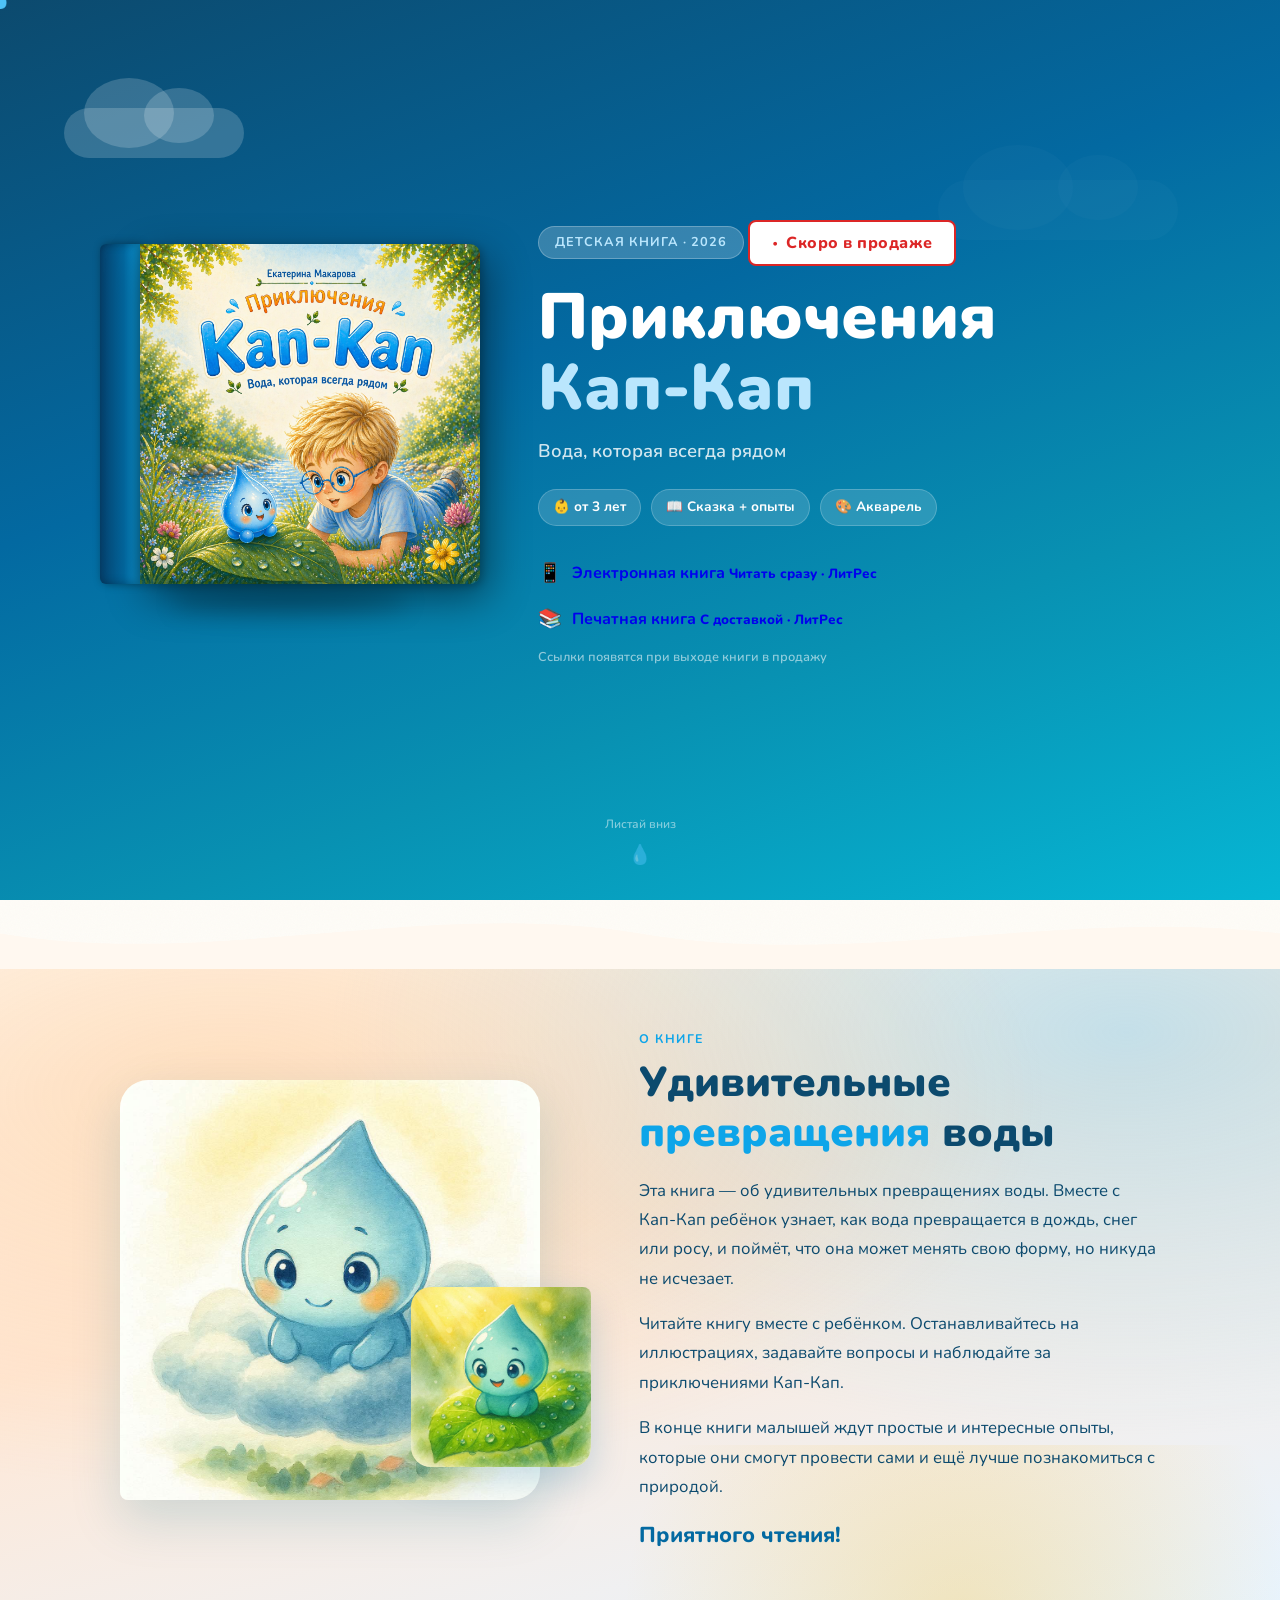
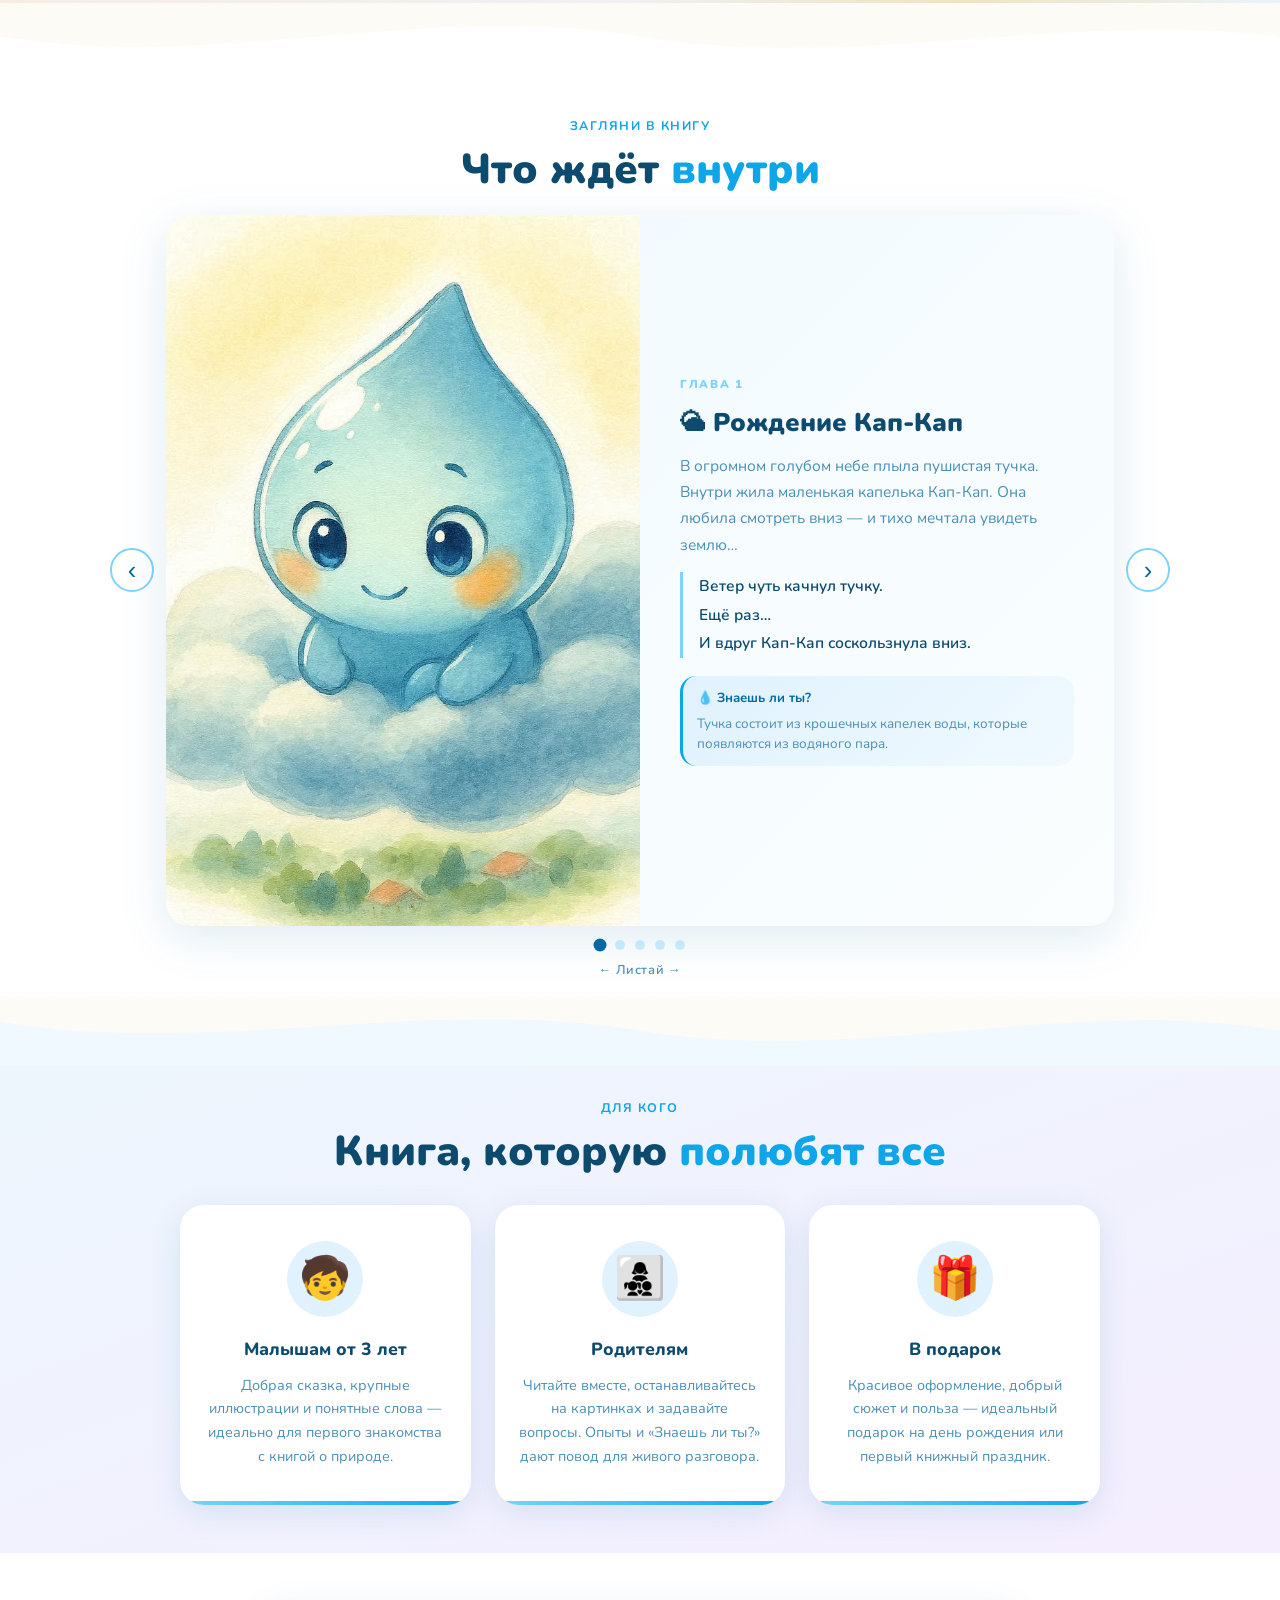
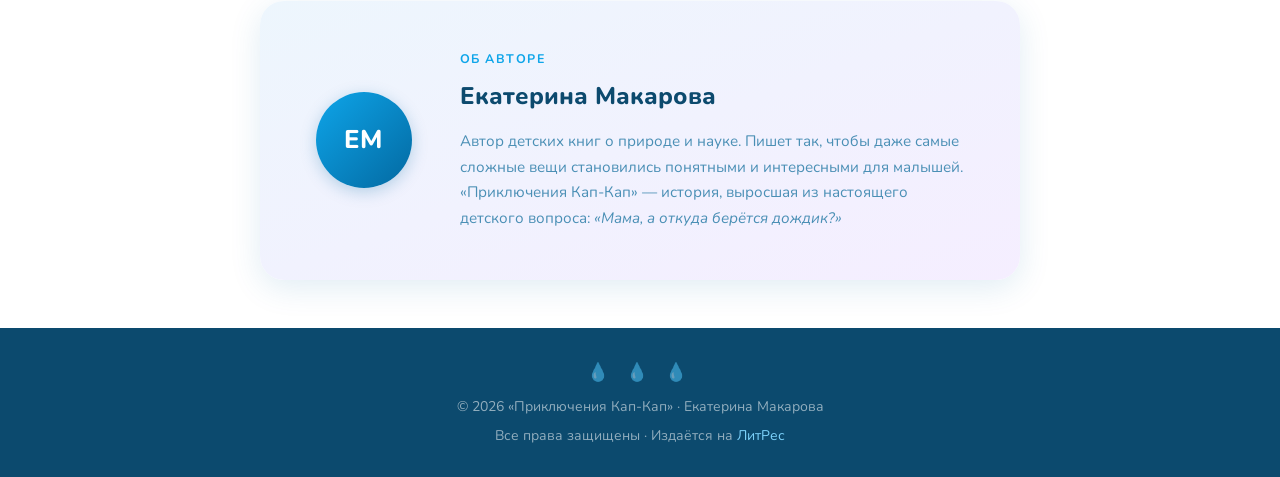
<file: index.html>
<!DOCTYPE html>
<html lang="ru">
<head>
  <meta charset="UTF-8" />
  <meta name="viewport" content="width=device-width, initial-scale=1.0" />
  <title>Приключения Кап-Кап — детская книга Екатерины Макаровой</title>
  <meta name="description" content="«Приключения Кап-Кап» — добрая история о превращениях воды. Акварельные иллюстрации, блок «Знаешь ли ты?» и простые опыты для детей от 3 лет." />
  <link rel="stylesheet" href="style.css" />
  <link rel="preconnect" href="https://fonts.googleapis.com" />
  <link href="https://fonts.googleapis.com/css2?family=Nunito:wght@400;600;700;800;900&display=swap" rel="stylesheet" />
</head>
<body>

  <!-- Custom cursor -->
  <div class="cursor" id="cursor">💧</div>

  <!-- ========== SCROLL DROPLET ========== -->
  <div class="sdrop-track" aria-hidden="true">
    <div class="sdrop" id="sdrop">
      <div class="sdrop__bubble"></div>
      <img src="Kamel.png" alt="" class="sdrop__svg"/>
      <div class="sdrop__trail"></div>
      <div class="sdrop__splash-wrap">
        <div class="sdrop__sp sdrop__sp--0"></div>
        <div class="sdrop__sp sdrop__sp--1"></div>
        <div class="sdrop__sp sdrop__sp--2"></div>
        <div class="sdrop__sp sdrop__sp--3"></div>
        <div class="sdrop__sp sdrop__sp--4"></div>
        <div class="sdrop__sp sdrop__sp--5"></div>
        <div class="sdrop__sp sdrop__sp--6"></div>
        <div class="sdrop__sp sdrop__sp--7"></div>
        <div class="sdrop__sp sdrop__sp--8"></div>
        <div class="sdrop__sp sdrop__sp--9"></div>
        <div class="sdrop__sp sdrop__sp--10"></div>
        <div class="sdrop__sp sdrop__sp--11"></div>
      </div>
    </div>
    <div class="sdrop-puddle" id="sdrop-puddle">
      <div class="sdrop-puddle__body"></div>
      <div class="sdrop-puddle__ring sdrop-puddle__ring--1"></div>
      <div class="sdrop-puddle__ring sdrop-puddle__ring--2"></div>
      <div class="sdrop-puddle__ring sdrop-puddle__ring--3"></div>
    </div>
  </div>

  <!-- ========== HERO ========== -->
  <header class="hero" id="hero">
    <div class="rain" aria-hidden="true" id="rain"></div>
    <div class="cloud cloud--1" aria-hidden="true"></div>
    <div class="cloud cloud--2" aria-hidden="true"></div>
    <div class="cloud cloud--3" aria-hidden="true"></div>

    <div class="hero__inner">

      <div class="hero__scene">
        <div class="scene__cover">
          <div class="book">
            <div class="book__spine"></div>
            <div class="book__front">
              <img src="cover.png" alt="Приключения Кап-Кап" class="book__cover-img"/>
            </div>
          </div>
          <div class="book__shelf-shadow"></div>
        </div>
      </div>

      <div class="hero__content">
        <span class="hero__badge">Детская книга · 2026</span>
        <div class="hero__soon">Скоро в продаже</div>
        <h1 class="hero__title">Приключения <em>Кап-Кап</em></h1>
        <p class="hero__subtitle">Вода, которая всегда рядом</p>
        <div class="hero__meta">
          <span class="hero__meta-item">👶 от 3 лет</span>
          <span class="hero__meta-item">📖 Сказка + опыты</span>
          <span class="hero__meta-item">🎨 Акварель</span>
        </div>
        <div class="hero__cta-buttons">
          <a href="#" class="btn btn--buy-digital">
            <span class="btn__icon">📱</span>
            <span>
              <strong>Электронная книга</strong>
              <small>Читать сразу · ЛитРес</small>
            </span>
          </a>
          <a href="#" class="btn btn--buy-print">
            <span class="btn__icon">📚</span>
            <span>
              <strong>Печатная книга</strong>
              <small>С доставкой · ЛитРес</small>
            </span>
          </a>
        </div>
        <p class="hero__cta-note">Ссылки появятся при выходе книги в продажу</p>
      </div>

    </div>

    <div class="hero__scroll" aria-hidden="true">
      <span>Листай вниз</span>
      <div class="hero__scroll-drop">💧</div>
    </div>
  </header>

  <!-- Wave -->
  <div class="wave-divider">
    <svg viewBox="0 0 1440 80" preserveAspectRatio="none" xmlns="http://www.w3.org/2000/svg">
      <path d="M0,40 C240,80 480,0 720,40 C960,80 1200,10 1440,40 L1440,80 L0,80 Z" fill="#fff8f0"/>
    </svg>
  </div>

  <!-- ========== ABOUT THE BOOK ========== -->
  <section class="about-book" id="about">
    <div class="about-book__glow" aria-hidden="true"></div>
    <div class="about-book__inner">
      <div class="about-book__visual reveal">
        <img src="IMG_0922.jpeg" alt="Кап-Кап на тучке смотрит на землю" class="about-book__img"/>
        <img src="IMG_0921.jpeg" alt="Кап-Кап на листике" class="about-book__img about-book__img--small"/>
      </div>
      <div class="about-book__copy reveal">
        <span class="section__label">О книге</span>
        <h2 class="section__title">Удивительные <em>превращения</em> воды</h2>
        <p>
          Эта книга — об удивительных превращениях воды. Вместе с Кап-Кап ребёнок узнает,
          как вода превращается в дождь, снег или росу, и поймёт, что она может менять
          свою форму, но никуда не исчезает.
        </p>
        <p>
          Читайте книгу вместе с ребёнком. Останавливайтесь на иллюстрациях,
          задавайте вопросы и наблюдайте за приключениями Кап-Кап.
        </p>
        <p>
          В конце книги малышей ждут простые и интересные опыты, которые они смогут
          провести сами и ещё лучше познакомиться с природой.
        </p>
        <p class="about-book__closing">Приятного чтения!</p>
      </div>
    </div>
  </section>

  <!-- Wave -->
  <div class="wave-divider">
    <svg viewBox="0 0 1440 80" preserveAspectRatio="none" xmlns="http://www.w3.org/2000/svg">
      <path d="M0,40 C240,80 480,0 720,40 C960,80 1200,10 1440,40 L1440,80 L0,80 Z" fill="#ffffff"/>
    </svg>
  </div>

  <!-- ========== SLIDESHOW ========== -->
  <section class="bookshow" id="bookshow">
    <div class="bookshow__header reveal">
      <span class="section__label">Загляни в книгу</span>
      <h2 class="section__title">Что ждёт <em>внутри</em></h2>
    </div>

    <div class="bookshow__wrap">
      <button class="bookshow__arrow bookshow__arrow--prev" id="bs-prev" aria-label="Назад">&#8249;</button>

      <div class="bookshow__viewport">
        <div class="bookshow__track" id="bs-track">

          <!-- Слайд 1: Глава 1 -->
          <div class="slide">
            <div class="slide__illo slide__illo--cover">
              <img src="IMG_0922.jpeg" alt="Кап-Кап на тучке"/>
            </div>
            <div class="slide__text">
              <span class="slide__num">Глава 1</span>
              <h3>🌥 Рождение Кап-Кап</h3>
              <p>В огромном голубом небе плыла пушистая тучка. Внутри жила маленькая капелька Кап-Кап. Она любила смотреть вниз — и тихо мечтала увидеть землю…</p>
              <blockquote>
                Ветер чуть качнул тучку.<br>
                Ещё раз…<br>
                И вдруг Кап-Кап соскользнула вниз.
              </blockquote>
              <div class="slide__fact">
                <strong>💧 Знаешь ли ты?</strong>
                <span>Тучка состоит из крошечных капелек воды, которые появляются из водяного пара.</span>
              </div>
            </div>
          </div>

          <!-- Слайд 2: Лето -->
          <div class="slide">
            <div class="slide__illo">
              <img src="illus-summer.png" alt="Мальчик и Кап-Кап летом"/>
            </div>
            <div class="slide__text">
              <span class="slide__num">Встреча</span>
              <h3>☀️ Лето. Первая встреча</h3>
              <p>Кап-Кап падает с листика и видит мальчика. Она запоминает его — и будет помнить всегда, в каждом превращении.</p>
              <blockquote>
                Я была капелькой в синей воде,<br>
                Солнце играло на глади.<br>
                Ребёнок смеялся на берегу —<br>
                <em>А я запомнила эти глаза.</em>
              </blockquote>
            </div>
          </div>

          <!-- Слайд 3: Зима -->
          <div class="slide">
            <div class="slide__illo">
              <img src="illus-winter.png" alt="Мальчик со снежинкой зимой"/>
            </div>
            <div class="slide__text">
              <span class="slide__num">Превращение</span>
              <h3>❄️ Зима. Снежинкой на ладошке</h3>
              <p>Кап-Кап превращается в снежинку и опускается на тёплую ладошку того же мальчика. Он не знает, что это она. Но она помнит.</p>
              <blockquote>
                Ребёнок прошептал: «Какая красивая!»<br>
                Я растаяла тихо на коже его —<br>
                <em>Но запомнила эти глаза навсегда.</em>
              </blockquote>
            </div>
          </div>

          <!-- Слайд 4: Круговорот -->
          <div class="slide slide--cycle">
            <h3 class="cycle__title">Круговорот воды</h3>
            <div class="cycle__loop">
              <div class="cycle__row cycle__row--top">
                <div class="cycle__item">
                  <div class="cycle__icon">☁️</div>
                  <span>Тучка</span>
                </div>
                <div class="cycle__arr">→</div>
                <div class="cycle__item">
                  <div class="cycle__icon">🌧️</div>
                  <span>Дождь</span>
                </div>
                <div class="cycle__arr">→</div>
                <div class="cycle__item">
                  <div class="cycle__icon">🌊</div>
                  <span>Море</span>
                </div>
                <div class="cycle__arr">→</div>
                <div class="cycle__item">
                  <div class="cycle__icon">✨</div>
                  <span>Пар</span>
                </div>
              </div>
              <div class="cycle__sides">
                <div class="cycle__side-arr cycle__side-arr--left">↓</div>
                <div class="cycle__side-arr cycle__side-arr--right">↑</div>
              </div>
              <div class="cycle__row cycle__row--bottom">
                <div class="cycle__item">
                  <div class="cycle__icon">💧</div>
                  <span>Снова дождь</span>
                </div>
                <div class="cycle__arr">←</div>
                <div class="cycle__item">
                  <div class="cycle__icon">🌿</div>
                  <span>Роса</span>
                </div>
                <div class="cycle__arr">←</div>
                <div class="cycle__item">
                  <div class="cycle__icon">❄️</div>
                  <span>Снег</span>
                </div>
              </div>
            </div>
            <p class="cycle__caption">Вода меняет форму — но никуда не исчезает</p>
          </div>

          <!-- Слайд 5: Что внутри -->
          <div class="slide slide--features">
            <h3 class="slide__feats-title">📚 Что ещё внутри книги</h3>
            <div class="slide__feats">
              <div class="slide__feat">
                <span>📖</span>
                <strong>Читать вместе</strong>
                <p>Останавливайтесь на картинках, задавайте вопросы и следите за Кап-Кап</p>
              </div>
              <div class="slide__feat">
                <span>🧪</span>
                <strong>Опыты с водой</strong>
                <p>Простые эксперименты в конце книги — малыш проведёт их сам</p>
              </div>
              <div class="slide__feat">
                <span>🔬</span>
                <strong>«Знаешь ли ты?»</strong>
                <p>Наука детскими словами: откуда берутся тучки, дождь и снег</p>
              </div>
              <div class="slide__feat">
                <span>🎨</span>
                <strong>Акварельные иллюстрации</strong>
                <p>Каждый разворот — живая, тёплая картина</p>
              </div>
            </div>
          </div>

        </div>
      </div>

      <button class="bookshow__arrow bookshow__arrow--next" id="bs-next" aria-label="Вперёд">&#8250;</button>
    </div>

    <!-- Dots -->
    <div class="bookshow__dots" id="bs-dots">
      <button class="dot dot--active" data-idx="0"></button>
      <button class="dot" data-idx="1"></button>
      <button class="dot" data-idx="2"></button>
      <button class="dot" data-idx="3"></button>
      <button class="dot" data-idx="4"></button>
    </div>
    <p class="bookshow__hint">← Листай →</p>
  </section>

  <!-- Wave -->
  <div class="wave-divider wave-divider--flip">
    <svg viewBox="0 0 1440 80" preserveAspectRatio="none" xmlns="http://www.w3.org/2000/svg">
      <path d="M0,40 C240,0 480,80 720,40 C960,0 1200,70 1440,30 L1440,80 L0,80 Z" fill="#f0f9ff"/>
    </svg>
  </div>

  <!-- ========== FOR WHOM ========== -->
  <section class="for-whom">
    <div class="for-whom__inner">
      <div class="for-whom__header reveal">
        <span class="section__label">Для кого</span>
        <h2 class="section__title">Книга, которую <em>полюбят все</em></h2>
      </div>
      <div class="for-whom__grid">
        <div class="audience-card reveal">
          <div class="audience-card__icon">🧒</div>
          <h3>Малышам от 3 лет</h3>
          <p>Добрая сказка, крупные иллюстрации и понятные слова — идеально для первого знакомства с книгой о природе.</p>
        </div>
        <div class="audience-card reveal" style="transition-delay:0.15s">
          <div class="audience-card__icon">👩‍👧‍👦</div>
          <h3>Родителям</h3>
          <p>Читайте вместе, останавливайтесь на картинках и задавайте вопросы. Опыты и «Знаешь ли ты?» дают повод для живого разговора.</p>
        </div>
        <div class="audience-card reveal" style="transition-delay:0.3s">
          <div class="audience-card__icon">🎁</div>
          <h3>В подарок</h3>
          <p>Красивое оформление, добрый сюжет и польза — идеальный подарок на день рождения или первый книжный праздник.</p>
        </div>
      </div>
    </div>
  </section>

  <!-- ========== AUTHOR ========== -->
  <section class="author" id="author">
    <div class="author__inner reveal">
      <div class="author__avatar" aria-label="Автор">
        <div class="author__avatar-circle"><span>ЕМ</span></div>
      </div>
      <div class="author__text">
        <span class="section__label">Об авторе</span>
        <h2 class="author__name">Екатерина Макарова</h2>
        <p>
          Автор детских книг о природе и науке. Пишет так, чтобы даже
          самые сложные вещи становились понятными и интересными для малышей.
          «Приключения Кап-Кап» — история, выросшая из настоящего детского вопроса:
          <em>«Мама, а откуда берётся дождик?»</em>
        </p>
      </div>
    </div>
  </section>

  <!-- ========== FOOTER ========== -->
  <footer class="footer">
    <div class="footer__drops" aria-hidden="true">💧 💧 💧</div>
    <p>© 2026 «Приключения Кап-Кап» · Екатерина Макарова</p>
    <p class="footer__sub">Все права защищены · Издаётся на <a href="https://www.litres.ru" target="_blank" rel="noopener">ЛитРес</a></p>
  </footer>

  <script>
    // ── Custom cursor ──
    const cursor = document.getElementById('cursor');
    document.addEventListener('mousemove', e => {
      cursor.style.left = e.clientX + 'px';
      cursor.style.top  = e.clientY + 'px';
    });
    document.querySelectorAll('a, button').forEach(el => {
      el.addEventListener('mouseenter', () => cursor.classList.add('cursor--big'));
      el.addEventListener('mouseleave', () => cursor.classList.remove('cursor--big'));
    });

    // ── Rain ──
    const rainContainer = document.getElementById('rain');
    for (let i = 0; i < 60; i++) {
      const drop = document.createElement('div');
      drop.className = 'rain__drop';
      drop.style.left = Math.random() * 100 + '%';
      drop.style.animationDuration = (0.6 + Math.random() * 1.2) + 's';
      drop.style.animationDelay    = (Math.random() * 3) + 's';
      drop.style.opacity = 0.3 + Math.random() * 0.5;
      rainContainer.appendChild(drop);
    }

    // ── Scroll reveal ──
    const obs = new IntersectionObserver(entries => {
      entries.forEach(e => { if (e.isIntersecting) e.target.classList.add('visible'); });
    }, { threshold: 0.1, rootMargin: '0px 0px -40px 0px' });
    document.querySelectorAll('.reveal').forEach(el => obs.observe(el));

    // ── Smooth scroll ──
    document.querySelectorAll('a[href^="#"]').forEach(a => {
      a.addEventListener('click', e => {
        const t = document.querySelector(a.getAttribute('href'));
        if (t) { e.preventDefault(); t.scrollIntoView({ behavior: 'smooth' }); }
      });
    });

    // ── Slideshow ──
    (function () {
      const track  = document.getElementById('bs-track');
      const dots   = document.querySelectorAll('.dot');
      const total  = dots.length;
      let current  = 0;
      let startX   = 0;
      let isDragging = false;

      function goTo(idx) {
        current = (idx + total) % total;
        track.style.transform = `translateX(-${current * 100}%)`;
        dots.forEach((d, i) => d.classList.toggle('dot--active', i === current));
      }

      document.getElementById('bs-prev').addEventListener('click', () => goTo(current - 1));
      document.getElementById('bs-next').addEventListener('click', () => goTo(current + 1));
      dots.forEach(d => d.addEventListener('click', () => goTo(+d.dataset.idx)));

      // Touch / mouse swipe
      const vp = track.parentElement;
      vp.addEventListener('touchstart', e => { startX = e.touches[0].clientX; }, { passive: true });
      vp.addEventListener('touchend',   e => {
        const diff = startX - e.changedTouches[0].clientX;
        if (Math.abs(diff) > 40) goTo(diff > 0 ? current + 1 : current - 1);
      });
      vp.addEventListener('mousedown',  e => { startX = e.clientX; isDragging = true; });
      vp.addEventListener('mouseup',    e => {
        if (!isDragging) return;
        isDragging = false;
        const diff = startX - e.clientX;
        if (Math.abs(diff) > 40) goTo(diff > 0 ? current + 1 : current - 1);
      });

      // Keyboard
      document.addEventListener('keydown', e => {
        if (e.key === 'ArrowLeft')  goTo(current - 1);
        if (e.key === 'ArrowRight') goTo(current + 1);
      });
    })();

    // ── Scroll droplet ──
    (function () {
      const drop   = document.getElementById('sdrop');
      const puddle = document.getElementById('sdrop-puddle');
      if (!drop) return;
      const START_VH = 6, END_VH = 88, SPLASH_PCT = 0.97, PAUSE_MS = 120;
      let scrollTimer = null, hasSplashed = false;

      function progress() {
        const max = document.documentElement.scrollHeight - window.innerHeight;
        return max > 0 ? Math.min(window.scrollY / max, 1) : 0;
      }
      function setPos(p) { drop.style.top = (START_VH + (END_VH - START_VH) * p) + 'vh'; }
      function triggerSplash() {
        drop.classList.add('sdrop--splash');
        puddle.classList.add('sdrop-puddle--active');
        setTimeout(() => drop.classList.add('sdrop--hidden'), 320);
      }
      function resetSplash() {
        hasSplashed = false;
        drop.classList.remove('sdrop--splash', 'sdrop--hidden');
        puddle.classList.remove('sdrop-puddle--active');
      }
      function onScroll() {
        const p = progress();
        if (p < SPLASH_PCT && hasSplashed) resetSplash();
        if (!hasSplashed) {
          setPos(p);
          drop.classList.remove('sdrop--paused');
          drop.classList.add('sdrop--falling');
          if (p >= SPLASH_PCT) { hasSplashed = true; triggerSplash(); return; }
        }
        clearTimeout(scrollTimer);
        scrollTimer = setTimeout(() => {
          if (!hasSplashed) { drop.classList.remove('sdrop--falling'); drop.classList.add('sdrop--paused'); }
        }, PAUSE_MS);
      }
      setPos(progress());
      drop.classList.add('sdrop--paused');
      window.addEventListener('scroll', onScroll, { passive: true });
    })();
  </script>

</body>
</html>
</file>
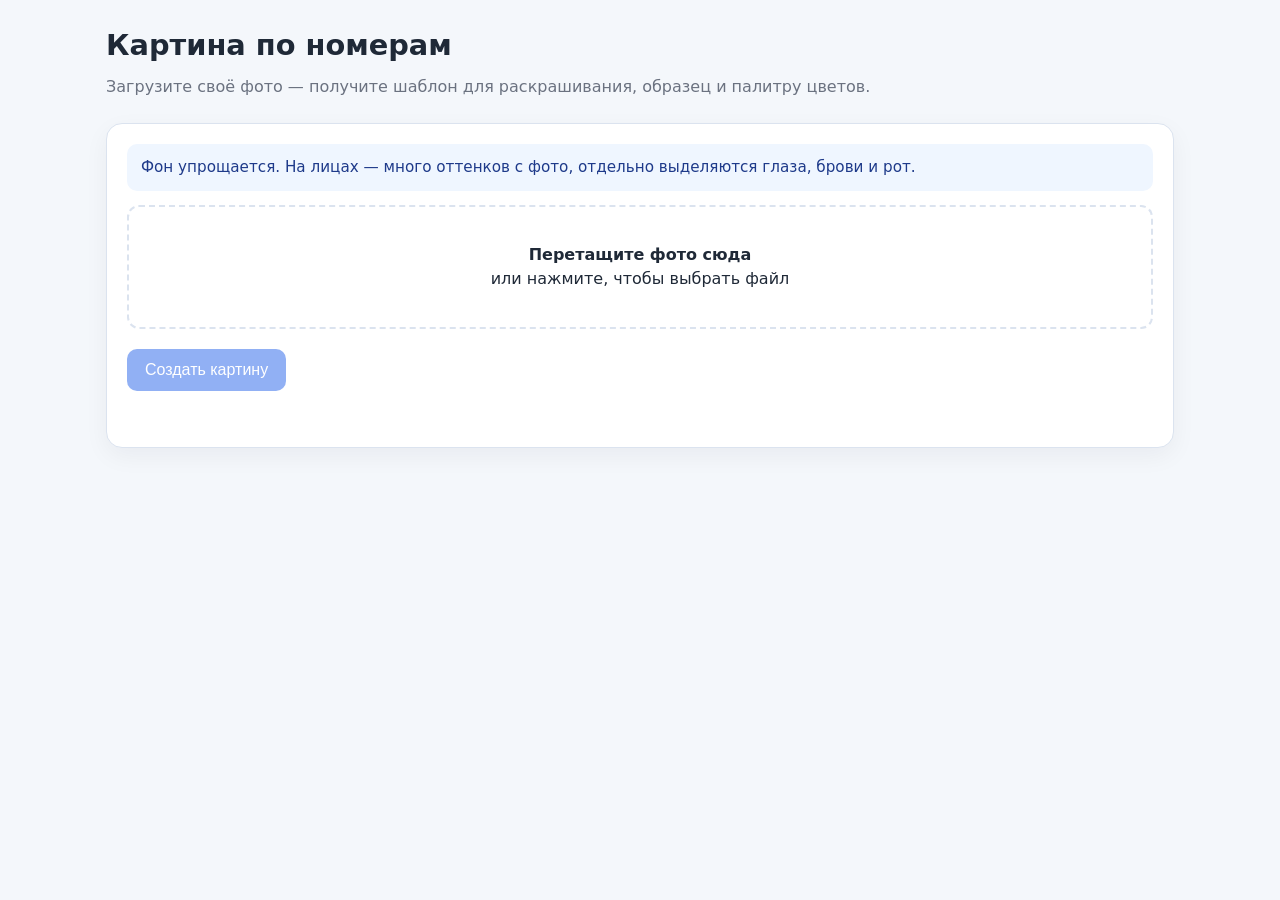
<file: paint-by-numbers.html>
<!DOCTYPE html>
<html lang="ru">
<head>
  <meta charset="UTF-8">
  <meta name="viewport" content="width=device-width, initial-scale=1.0">
  <title>Картина по номерам</title>
  <style>
    :root {
      --bg: #f4f7fb;
      --card: #ffffff;
      --text: #1f2937;
      --muted: #6b7280;
      --accent: #2563eb;
      --border: #dbe3ef;
    }
    * { box-sizing: border-box; }
    body {
      margin: 0;
      font-family: "Segoe UI", system-ui, sans-serif;
      background: var(--bg);
      color: var(--text);
      line-height: 1.5;
    }
    .wrap {
      max-width: 1100px;
      margin: 0 auto;
      padding: 24px 16px 48px;
    }
    h1 { margin: 0 0 8px; font-size: 1.8rem; }
    .lead { color: var(--muted); margin: 0 0 24px; }
    .panel {
      background: var(--card);
      border: 1px solid var(--border);
      border-radius: 16px;
      padding: 20px;
      margin-bottom: 20px;
      box-shadow: 0 8px 24px rgba(15, 23, 42, 0.05);
    }
    .dropzone {
      border: 2px dashed var(--border);
      border-radius: 12px;
      padding: 36px 20px;
      text-align: center;
      cursor: pointer;
      transition: border-color 0.2s, background 0.2s;
    }
    .dropzone:hover, .dropzone.dragover {
      border-color: var(--accent);
      background: #eff6ff;
    }
    .actions {
      margin-top: 20px;
    }
    button {
      background: var(--accent);
      color: white;
      border: 0;
      border-radius: 10px;
      padding: 12px 18px;
      font-size: 1rem;
      cursor: pointer;
    }
    button:disabled { opacity: 0.5; cursor: not-allowed; }
    .downloads {
      display: flex;
      flex-wrap: wrap;
      gap: 10px;
      margin-top: 16px;
    }
    .downloads a {
      text-decoration: none;
      background: #eef2ff;
      color: #1e40af;
      padding: 10px 14px;
      border-radius: 10px;
      font-weight: 600;
    }
    .preview-grid {
      display: grid;
      grid-template-columns: repeat(auto-fit, minmax(280px, 1fr));
      gap: 16px;
    }
    .preview-card h3 {
      margin: 0 0 10px;
      font-size: 1rem;
    }
    canvas, img {
      width: 100%;
      height: auto;
      border: 1px solid var(--border);
      border-radius: 10px;
      background: white;
    }
    .status { margin-top: 12px; color: var(--muted); min-height: 1.5em; }
    .tip {
      margin: 0 0 14px;
      padding: 12px 14px;
      background: #eff6ff;
      border-radius: 10px;
      color: #1e3a8a;
      font-size: 0.95rem;
    }
    .hidden { display: none; }
  </style>
</head>
<body>
  <div class="wrap">
    <h1>Картина по номерам</h1>
    <p class="lead">Загрузите своё фото — получите шаблон для раскрашивания, образец и палитру цветов.</p>

    <div class="panel">
      <p class="tip">Фон упрощается. На лицах — много оттенков с фото, отдельно выделяются глаза, брови и рот.</p>
      <div class="dropzone" id="dropzone">
        <strong>Перетащите фото сюда</strong><br>
        или нажмите, чтобы выбрать файл
      </div>
      <input class="hidden" id="fileInput" type="file" accept="image/*">

      <div class="actions">
        <button id="generateBtn" disabled>Создать картину</button>
      </div>
      <div class="status" id="status"></div>
      <div class="downloads hidden" id="downloads"></div>
    </div>

    <div class="preview-grid hidden" id="previews">
      <div class="preview-card">
        <h3>Шаблон для раскрашивания</h3>
        <canvas id="templateCanvas"></canvas>
      </div>
      <div class="preview-card">
        <h3>Цветной образец</h3>
        <canvas id="referenceCanvas"></canvas>
      </div>
      <div class="preview-card">
        <h3>Палитра</h3>
        <canvas id="paletteCanvas"></canvas>
      </div>
      <div class="preview-card">
        <h3>Для печати</h3>
        <canvas id="printableCanvas"></canvas>
      </div>
    </div>
  </div>

  <script>
    const fileInput = document.getElementById("fileInput");
    const dropzone = document.getElementById("dropzone");
    const generateBtn = document.getElementById("generateBtn");
    const statusEl = document.getElementById("status");
    const downloadsEl = document.getElementById("downloads");
    const previewsEl = document.getElementById("previews");

    const MAX_SIZE = 1400;
    const SEGMENT_SIZE = 880;
    const FACE_COLORS_MIN = 24;
    const FACE_COLORS_MAX = 48;

    // Палитра из референсов: гжель, слоник, цветы, бабочка, яблоня, пионы
    const MASTER_PALETTE = [
      [25, 22, 28],    // угольный
      [54, 69, 79],    // тёмно-серый
      [90, 55, 35],    // шоколад
      [120, 75, 45],   // коричневый
      [160, 90, 45],   // ржаво-коричневый
      [100, 20, 40],   // бордовый
      [140, 20, 45],   // тёмно-малиновый
      [150, 15, 45],  // глубокий красный
      [200, 90, 30],   // жжёный оранж
      [220, 100, 50],  // терракота
      [255, 140, 40],  // яркий оранж
      [250, 128, 114], // лосось
      [255, 175, 160], // персик
      [255, 210, 185], // тёплая кожа
      [255, 200, 50],  // золотой
      [255, 210, 60],  // солнечный
      [255, 225, 155], // блонд
      [255, 230, 120], // жёлтый
      [255, 245, 180], // лимонный
      [255, 245, 200], // масляный свет
      [20, 70, 40],    // тёмно-зелёный
      [30, 90, 45],    // хвойный
      [45, 130, 65],   // изумруд
      [75, 175, 85],   // трава
      [110, 120, 95],  // олива
      [143, 165, 140], // шалфей
      [175, 195, 170], // шалфей светлый
      [170, 220, 80],  // лайм
      [190, 230, 70],  // шартрез
      [160, 230, 180], // мятный
      [180, 210, 165], // салатовый
      [0, 140, 90],    // тёмная бирюза
      [0, 150, 160],   // бирюза
      [50, 190, 200],  // аквамарин
      [20, 40, 95],    // ночной синий
      [30, 60, 180],   // королевский синий
      [45, 90, 200],   // синий
      [70, 130, 210],  // гжельский
      [135, 200, 245], // небесный
      [135, 206, 235], // голубой
      [176, 196, 214], // серо-голубой
      [190, 50, 90],   // малина
      [210, 30, 90],   // пурпур
      [220, 60, 120],  // фуксия
      [255, 50, 120],  // яркая фуксия
      [255, 105, 180], // розовый
      [255, 130, 160], // роза
      [255, 170, 190], // румянец
      [255, 182, 170], // персиковый
      [255, 200, 210], // нежно-розовый
      [230, 210, 240], // лаванда
      [220, 195, 160], // бежевый
      [253, 245, 230], // кремовый
      [255, 252, 248], // белый
    ];

    let sourceImage = null;

    dropzone.addEventListener("click", () => fileInput.click());
    dropzone.addEventListener("dragover", (e) => {
      e.preventDefault();
      dropzone.classList.add("dragover");
    });
    dropzone.addEventListener("dragleave", () => dropzone.classList.remove("dragover"));
    dropzone.addEventListener("drop", (e) => {
      e.preventDefault();
      dropzone.classList.remove("dragover");
      if (e.dataTransfer.files[0]) loadFile(e.dataTransfer.files[0]);
    });
    fileInput.addEventListener("change", () => {
      if (fileInput.files[0]) loadFile(fileInput.files[0]);
    });
    generateBtn.addEventListener("click", generate);

    function loadFile(file) {
      (async () => {
        try {
          const bitmap = await createImageBitmap(file, { imageOrientation: "from-image" });
          const canvas = document.createElement("canvas");
          canvas.width = bitmap.width;
          canvas.height = bitmap.height;
          canvas.getContext("2d").drawImage(bitmap, 0, 0);
          const img = new Image();
          img.onload = () => {
            sourceImage = img;
            generateBtn.disabled = false;
            statusEl.textContent = `Загружено: ${file.name} (${img.width}×${img.height})`;
          };
          img.src = canvas.toDataURL("image/jpeg", 0.92);
        } catch {
          const reader = new FileReader();
          reader.onload = () => {
            const img = new Image();
            img.onload = () => {
              sourceImage = img;
              generateBtn.disabled = false;
              statusEl.textContent = `Загружено: ${file.name} (${img.width}×${img.height})`;
            };
            img.src = reader.result;
          };
          reader.readAsDataURL(file);
        }
      })();
    }

    function resizeImage(img, maxSize) {
      const scale = Math.min(1, maxSize / Math.max(img.width, img.height));
      const width = Math.max(1, Math.round(img.width * scale));
      const height = Math.max(1, Math.round(img.height * scale));
      const canvas = document.createElement("canvas");
      canvas.width = width;
      canvas.height = height;
      const ctx = canvas.getContext("2d");
      ctx.drawImage(img, 0, 0, width, height);
      return ctx.getImageData(0, 0, width, height);
    }

    function rgbToHue(rgb) {
      const r = rgb[0] / 255;
      const g = rgb[1] / 255;
      const b = rgb[2] / 255;
      const max = Math.max(r, g, b);
      const min = Math.min(r, g, b);
      if (max === min) return 0;
      const d = max - min;
      let h;
      if (max === r) h = ((g - b) / d + (g < b ? 6 : 0)) / 6;
      else if (max === g) h = ((b - r) / d + 2) / 6;
      else h = ((r - g) / d + 4) / 6;
      return h * 360;
    }

    function compactUsedColors(labelMap, palette) {
      const { width, height, labels } = labelMap;
      const used = new Set();
      for (let i = 0; i < labels.length; i++) used.add(labels[i]);

      const usedIndices = Array.from(used).sort((a, b) => {
        const hueDiff = rgbToHue(palette[a]) - rgbToHue(palette[b]);
        if (Math.abs(hueDiff) > 0.5) return hueDiff;
        return a - b;
      });

      const remap = new Map();
      const compactPalette = [];
      usedIndices.forEach((oldIdx, newIdx) => {
        remap.set(oldIdx, newIdx);
        compactPalette.push(palette[oldIdx].slice());
      });

      const compactLabels = new Int32Array(labels.length);
      for (let i = 0; i < labels.length; i++) {
        compactLabels[i] = remap.get(labels[i]);
      }

      return {
        labelMap: { width, height, labels: compactLabels },
        palette: compactPalette,
      };
    }

    function rgbToLab(rgb) {
      let r = rgb[0] / 255;
      let g = rgb[1] / 255;
      let b = rgb[2] / 255;
      r = r > 0.04045 ? Math.pow((r + 0.055) / 1.055, 2.4) : r / 12.92;
      g = g > 0.04045 ? Math.pow((g + 0.055) / 1.055, 2.4) : g / 12.92;
      b = b > 0.04045 ? Math.pow((b + 0.055) / 1.055, 2.4) : b / 12.92;

      let x = (r * 0.4124564 + g * 0.3575761 + b * 0.1804375) / 0.95047;
      let y = (r * 0.2126729 + g * 0.7151522 + b * 0.0721750);
      let z = (r * 0.0193339 + g * 0.1191920 + b * 0.9503041) / 1.08883;

      x = x > 0.008856 ? Math.pow(x, 1 / 3) : (7.787 * x) + 16 / 116;
      y = y > 0.008856 ? Math.pow(y, 1 / 3) : (7.787 * y) + 16 / 116;
      z = z > 0.008856 ? Math.pow(z, 1 / 3) : (7.787 * z) + 16 / 116;

      return [(116 * y) - 16, 500 * (x - y), 200 * (y - z)];
    }

    function labDist(a, b) {
      const dl = a[0] - b[0];
      const da = a[1] - b[1];
      const db = a[2] - b[2];
      return dl * dl + da * da + db * db;
    }

    function nearestCentroid(rgb, centroids) {
      const lab = rgbToLab(rgb);
      let best = 0;
      let bestDist = Infinity;
      for (let i = 0; i < centroids.length; i++) {
        const d = labDist(lab, rgbToLab(centroids[i]));
        if (d < bestDist) {
          bestDist = d;
          best = i;
        }
      }
      return best;
    }

    function isSkinTone(r, g, b) {
      const max = Math.max(r, g, b);
      const min = Math.min(r, g, b);
      if (max - min < 12) return false;
      return r > 60 && g > 30 && b > 15 && r > g && r > b && Math.abs(r - g) > 10;
    }

    function dilateMask(mask, width, height, radius) {
      const out = new Uint8Array(mask.length);
      for (let y = 0; y < height; y++) {
        for (let x = 0; x < width; x++) {
          if (!mask[y * width + x]) continue;
          for (let dy = -radius; dy <= radius; dy++) {
            for (let dx = -radius; dx <= radius; dx++) {
              const nx = x + dx;
              const ny = y + dy;
              if (nx < 0 || nx >= width || ny < 0 || ny >= height) continue;
              out[ny * width + nx] = 1;
            }
          }
        }
      }
      return out;
    }

    function buildSkinMaskFallback(imageData) {
      const { width, height, data } = imageData;
      const raw = new Uint8Array(width * height);
      for (let i = 0, p = 0; i < data.length; i += 4, p++) {
        const y = (p / width) | 0;
        if (y > height * 0.78) continue;
        if (isSkinTone(data[i], data[i + 1], data[i + 2])) raw[p] = 1;
      }
      return filterFaceSkinBlobs(raw, width, height);
    }

    function filterFaceSkinBlobs(mask, width, height) {
      const total = width * height;
      const minBlob = total * 0.0012;
      const maxBlob = total * 0.2;
      const out = new Uint8Array(mask.length);
      const visited = new Uint8Array(mask.length);
      const dirs = [1, -1, width, -width];

      for (let start = 0; start < mask.length; start++) {
        if (!mask[start] || visited[start]) continue;
        const pixels = [];
        const queue = [start];
        visited[start] = 1;
        let sumY = 0;

        while (queue.length) {
          const idx = queue.pop();
          const x = idx % width;
          const y = (idx / width) | 0;
          pixels.push(idx);
          sumY += y;
          for (const d of dirs) {
            const next = idx + d;
            if (next < 0 || next >= mask.length) continue;
            if (d === 1 && x === width - 1) continue;
            if (d === -1 && x === 0) continue;
            if (mask[next] && !visited[next]) {
              visited[next] = 1;
              queue.push(next);
            }
          }
        }

        const avgY = sumY / pixels.length;
        if (pixels.length >= minBlob && pixels.length <= maxBlob && avgY < height * 0.72) {
          for (const idx of pixels) out[idx] = 1;
        }
      }

      return dilateMask(out, width, height, 4);
    }

    function rasterizeFaceMask(width, height, rects) {
      const mask = new Uint8Array(width * height);
      for (const rect of rects) {
        const x1 = Math.max(0, Math.floor(rect.x));
        const y1 = Math.max(0, Math.floor(rect.y));
        const x2 = Math.min(width, Math.ceil(rect.x + rect.w));
        const y2 = Math.min(height, Math.ceil(rect.y + rect.h));
        for (let y = y1; y < y2; y++) {
          for (let x = x1; x < x2; x++) {
            mask[y * width + x] = 1;
          }
        }
      }
      return mask;
    }

    async function detectFaceRects(sourceImage, targetWidth, targetHeight) {
      const canvas = document.createElement("canvas");
      canvas.width = sourceImage.width;
      canvas.height = sourceImage.height;
      canvas.getContext("2d").drawImage(sourceImage, 0, 0);

      if ("FaceDetector" in window) {
        try {
          const detector = new FaceDetector({ fastMode: true, maxDetectedFaces: 8 });
          const faces = await detector.detect(canvas);
          const scaleX = targetWidth / sourceImage.width;
          const scaleY = targetHeight / sourceImage.height;
          return faces.map((face) => {
            const box = face.boundingBox;
            return {
              x: Math.max(0, (box.x - box.width * 0.22) * scaleX),
              y: Math.max(0, (box.y - box.height * 0.26) * scaleY),
              w: Math.min(targetWidth, box.width * 1.55 * scaleX),
              h: Math.min(targetHeight, box.height * 1.58 * scaleY),
            };
          });
        } catch {
          return [];
        }
      }
      return [];
    }

    async function buildFaceProtectionMask(imageData, sourceImage) {
      const rects = await detectFaceRects(sourceImage, imageData.width, imageData.height);
      if (rects.length > 0) {
        return rasterizeFaceMask(imageData.width, imageData.height, rects);
      }
      return buildSkinMaskFallback(imageData);
    }

    function upscaleMask(mask, srcWidth, srcHeight, targetWidth, targetHeight) {
      if (srcWidth === targetWidth && srcHeight === targetHeight) return mask;
      const out = new Uint8Array(targetWidth * targetHeight);
      const scaleX = srcWidth / targetWidth;
      const scaleY = srcHeight / targetHeight;
      for (let y = 0; y < targetHeight; y++) {
        for (let x = 0; x < targetWidth; x++) {
          const sx = Math.min(srcWidth - 1, Math.floor(x * scaleX));
          const sy = Math.min(srcHeight - 1, Math.floor(y * scaleY));
          out[y * targetWidth + x] = mask[sy * srcWidth + sx];
        }
      }
      return out;
    }

    function pixelLuminance(r, g, b) {
      return 0.299 * r + 0.587 * g + 0.114 * b;
    }

    function localMeanLuminance(data, width, height, x, y, radius) {
      let sum = 0;
      let count = 0;
      for (let dy = -radius; dy <= radius; dy++) {
        for (let dx = -radius; dx <= radius; dx++) {
          const nx = x + dx;
          const ny = y + dy;
          if (nx < 0 || nx >= width || ny < 0 || ny >= height) continue;
          const i = (ny * width + nx) * 4;
          sum += pixelLuminance(data[i], data[i + 1], data[i + 2]);
          count++;
        }
      }
      return count ? sum / count : 0;
    }

    function splitMaskComponents(mask, width, height) {
      const components = [];
      const visited = new Uint8Array(mask.length);
      const dirs = [1, -1, width, -width];

      for (let start = 0; start < mask.length; start++) {
        if (!mask[start] || visited[start]) continue;
        const pixels = [];
        const queue = [start];
        visited[start] = 1;
        let minX = width;
        let minY = height;
        let maxX = 0;
        let maxY = 0;

        while (queue.length) {
          const idx = queue.pop();
          const x = idx % width;
          const y = (idx / width) | 0;
          pixels.push(idx);
          minX = Math.min(minX, x);
          minY = Math.min(minY, y);
          maxX = Math.max(maxX, x);
          maxY = Math.max(maxY, y);
          for (const d of dirs) {
            const next = idx + d;
            if (next < 0 || next >= mask.length) continue;
            if (d === 1 && x === width - 1) continue;
            if (d === -1 && x === 0) continue;
            if (mask[next] && !visited[next]) {
              visited[next] = 1;
              queue.push(next);
            }
          }
        }

        components.push({ pixels, minX, minY, maxX, maxY });
      }
      return components;
    }

    function classifyFaceFeature(rgb, lum, contrast, relY, relX, faceMedianLum) {
      const [r, g, b] = rgb;
      const eyeZone = relY >= 0.16 && relY < 0.54;
      const mouthZone = relY >= 0.54 && relY < 0.9;
      const noseZone = relY >= 0.36 && relY < 0.64 && relX > 0.3 && relX < 0.7;

      const isEye = eyeZone && (contrast > 6 || lum < faceMedianLum * 0.7);
      const isBrow = relY < 0.4 && (contrast > 4 || lum < faceMedianLum * 0.78);
      const isMouth = mouthZone && (
        contrast > 4 ||
        lum < faceMedianLum * 0.78 ||
        (r > g + 6 && r > b + 3 && lum < faceMedianLum * 0.95)
      );
      const isNose = noseZone && contrast > 3;
      const isSunglass = eyeZone && lum < 58 && r + g + b < 130;

      return isEye || isBrow || isMouth || isNose || isSunglass;
    }

    function darkenFeatureCentroid(rgb, avgLum) {
      if (avgLum < 55) {
        return [
          Math.max(0, Math.round(rgb[0] * 0.55)),
          Math.max(0, Math.round(rgb[1] * 0.48)),
          Math.max(0, Math.round(rgb[2] * 0.55)),
        ];
      }
      if (avgLum < 95) {
        return [
          Math.max(0, Math.round(rgb[0] * 0.62)),
          Math.max(0, Math.round(rgb[1] * 0.55)),
          Math.max(0, Math.round(rgb[2] * 0.58)),
        ];
      }
      return [
        Math.min(255, Math.max(40, Math.round(rgb[0] * 0.72))),
        Math.max(0, Math.round(rgb[1] * 0.58)),
        Math.max(0, Math.round(rgb[2] * 0.58)),
      ];
    }

    function collectFacePixelInfo(imageData, faceMask) {
      const { width, height, data } = imageData;
      const components = splitMaskComponents(faceMask, width, height);
      const allInfo = [];

      for (const comp of components) {
        const faceW = Math.max(1, comp.maxX - comp.minX + 1);
        const faceH = Math.max(1, comp.maxY - comp.minY + 1);
        const infos = [];
        const lums = [];

        for (const p of comp.pixels) {
          const y = (p / width) | 0;
          const x = p % width;
          const i = p * 4;
          const rgb = [data[i], data[i + 1], data[i + 2]];
          const lum = pixelLuminance(rgb[0], rgb[1], rgb[2]);
          const meanLum = localMeanLuminance(data, width, height, x, y, 5);
          const contrast = meanLum - lum;
          const relY = (y - comp.minY) / faceH;
          const relX = (x - comp.minX) / faceW;
          infos.push({ p, x, y, rgb, lum, contrast, relY, relX });
          lums.push(lum);
        }

        if (infos.length < 20) continue;
        lums.sort((a, b) => a - b);
        const faceMedianLum = lums[Math.floor(lums.length / 2)] || 120;

        for (const info of infos) {
          info.medianLum = faceMedianLum;
          info.isFeature = classifyFaceFeature(
            info.rgb,
            info.lum,
            info.contrast,
            info.relY,
            info.relX,
            faceMedianLum,
          );
          allInfo.push(info);
        }
      }

      return allInfo;
    }

    function kmeansPlusPlusInit(pixels, k) {
      const centroids = [pixels[Math.floor(Math.random() * pixels.length)].slice()];
      while (centroids.length < k) {
        let pick = 0;
        let farthest = -1;
        for (let i = 0; i < pixels.length; i++) {
          let nearest = Infinity;
          for (const c of centroids) {
            const d = labDist(rgbToLab(pixels[i]), rgbToLab(c));
            if (d < nearest) nearest = d;
          }
          if (nearest > farthest) {
            farthest = nearest;
            pick = i;
          }
        }
        centroids.push(pixels[pick].slice());
      }
      return centroids;
    }

    function kmeansFromPixels(pixels, k) {
      const centroids = kmeansPlusPlusInit(pixels, k);

      for (let iter = 0; iter < 24; iter++) {
        const sums = Array.from({ length: k }, () => [0, 0, 0, 0]);
        for (const px of pixels) {
          const label = nearestCentroid(px, centroids);
          sums[label][0] += px[0];
          sums[label][1] += px[1];
          sums[label][2] += px[2];
          sums[label][3] += 1;
        }
        for (let c = 0; c < k; c++) {
          if (sums[c][3] === 0) continue;
          centroids[c] = [
            Math.round(sums[c][0] / sums[c][3]),
            Math.round(sums[c][1] / sums[c][3]),
            Math.round(sums[c][2] / sums[c][3]),
          ];
        }
      }
      return centroids;
    }

    function boostFacialFeatures(imageData, faceMask, localLabels, centroids) {
      const faceInfo = collectFacePixelInfo(imageData, faceMask);
      if (faceInfo.length < 40) return { localLabels, centroids };

      const featurePixels = [];
      const featurePositions = [];
      const featureLums = [];

      for (const f of faceInfo) {
        if (!f.isFeature) continue;
        featurePixels.push(f.rgb);
        featurePositions.push(f.p);
        featureLums.push(f.lum);
      }
      if (featurePixels.length < 24) return { localLabels, centroids };

      const fk = Math.min(20, Math.max(10, Math.round(featurePixels.length / 28)));
      const featureCentroidsRaw = kmeansFromPixels(featurePixels, fk);
      const featureCentroids = featureCentroidsRaw.map((rgb, idx) => {
        const clusterLums = [];
        for (let j = 0; j < featurePixels.length; j++) {
          if (nearestCentroid(featurePixels[j], featureCentroidsRaw) === idx) {
            clusterLums.push(featureLums[j]);
          }
        }
        const avgLum = clusterLums.length
          ? clusterLums.reduce((a, b) => a + b, 0) / clusterLums.length
          : pixelLuminance(rgb[0], rgb[1], rgb[2]);
        return darkenFeatureCentroid(rgb, avgLum);
      });

      const newCentroids = centroids.map((c) => c.slice());
      const offset = newCentroids.length;
      featureCentroids.forEach((c) => newCentroids.push(c));

      const newLabels = new Int32Array(localLabels);
      for (let j = 0; j < featurePositions.length; j++) {
        newLabels[featurePositions[j]] = offset + nearestCentroid(featurePixels[j], featureCentroids);
      }
      return { localLabels: newLabels, centroids: newCentroids };
    }

    function buildFaceKmeansMap(imageData, faceMask) {
      const { width, height, data } = imageData;
      const faceInfo = collectFacePixelInfo(imageData, faceMask);
      if (faceInfo.length < 80) return null;

      const pixels = faceInfo.map((f) => f.rgb);
      const positions = faceInfo.map((f) => f.p);
      const weightedSamples = [];
      for (let j = 0; j < pixels.length; j++) {
        weightedSamples.push(pixels[j]);
        if (faceInfo[j].isFeature) {
          weightedSamples.push(pixels[j], pixels[j], pixels[j]);
        } else if (faceInfo[j].contrast > 3) {
          weightedSamples.push(pixels[j]);
        }
      }

      const k = Math.min(
        FACE_COLORS_MAX,
        Math.max(FACE_COLORS_MIN, Math.round(pixels.length / 90)),
      );
      let centroids = kmeansFromPixels(weightedSamples, k);
      const localLabels = new Int32Array(width * height);
      localLabels.fill(-1);
      for (let j = 0; j < positions.length; j++) {
        localLabels[positions[j]] = nearestCentroid(pixels[j], centroids);
      }
      return boostFacialFeatures(imageData, faceMask, localLabels, centroids);
    }

    function softenImageData(imageData) {
      const src = document.createElement("canvas");
      src.width = imageData.width;
      src.height = imageData.height;
      src.getContext("2d").putImageData(imageData, 0, 0);
      const out = document.createElement("canvas");
      out.width = imageData.width;
      out.height = imageData.height;
      const ctx = out.getContext("2d");
      ctx.filter = "blur(2.5px)";
      ctx.drawImage(src, 0, 0);
      ctx.filter = "none";
      return ctx.getImageData(0, 0, out.width, out.height);
    }

    function modeFilterLabels(labelMap, radius, passes, faceMask = null) {
      const { width, height, labels } = labelMap;
      let current = labels;
      for (let pass = 0; pass < passes; pass++) {
        const next = new Int32Array(current.length);
        for (let y = 0; y < height; y++) {
          for (let x = 0; x < width; x++) {
            const idx = y * width + x;
            if (faceMask && faceMask[idx]) {
              next[idx] = current[idx];
              continue;
            }
            const counts = new Map();
            for (let dy = -radius; dy <= radius; dy++) {
              for (let dx = -radius; dx <= radius; dx++) {
                const nx = x + dx;
                const ny = y + dy;
                if (nx < 0 || nx >= width || ny < 0 || ny >= height) continue;
                const label = current[ny * width + nx];
                counts.set(label, (counts.get(label) || 0) + 1);
              }
            }
            let best = current[idx];
            let bestCount = -1;
            for (const [label, count] of counts) {
              if (count > bestCount) {
                bestCount = count;
                best = label;
              }
            }
            next[idx] = best;
          }
        }
        current = next;
      }
      return { width, height, labels: current };
    }

    function mergeSmallRegions(labelMap, minArea, faceMask = null) {
      const { width, height, labels } = labelMap;
      const result = new Int32Array(labels);
      const visited = new Uint8Array(labels.length);
      const dirs = [1, -1, width, -width];

      for (let start = 0; start < labels.length; start++) {
        if (visited[start]) continue;
        const colorId = labels[start];
        const pixels = [];
        const queue = [start];
        visited[start] = 1;
        const neighborCounts = new Map();

        while (queue.length) {
          const idx = queue.pop();
          const x = idx % width;
          pixels.push(idx);

          for (const d of dirs) {
            const next = idx + d;
            if (next < 0 || next >= labels.length) continue;
            if (d === 1 && x === width - 1) continue;
            if (d === -1 && x === 0) continue;

            if (labels[next] === colorId) {
              if (!visited[next]) {
                visited[next] = 1;
                queue.push(next);
              }
            } else {
              const neighbor = labels[next];
              neighborCounts.set(neighbor, (neighborCounts.get(neighbor) || 0) + 1);
            }
          }
        }

        if (pixels.length < minArea && neighborCounts.size > 0) {
          const facePixels = faceMask ? pixels.filter((idx) => faceMask[idx]).length : 0;
          if (facePixels > 0) continue;

          let bestNeighbor = colorId;
          let bestCount = -1;
          for (const [neighbor, count] of neighborCounts) {
            if (count > bestCount) {
              bestCount = count;
              bestNeighbor = neighbor;
            }
          }
          for (const idx of pixels) result[idx] = bestNeighbor;
        }
      }

      return { width, height, labels: result };
    }

    function simplifyLabelMap(labelMap, faceMask = null) {
      let simplified = modeFilterLabels(labelMap, 2, 2, faceMask);
      for (let i = 0; i < MERGE_PASSES; i++) {
        simplified = mergeSmallRegions(simplified, MIN_REGION_AREA, faceMask);
        simplified = modeFilterLabels(simplified, 1, 1, faceMask);
      }
      return simplified;
    }

    function upscaleLabelMap(labelMap, targetWidth, targetHeight) {
      const { width, height, labels } = labelMap;
      if (width === targetWidth && height === targetHeight) return labelMap;
      const out = new Int32Array(targetWidth * targetHeight);
      const scaleX = width / targetWidth;
      const scaleY = height / targetHeight;
      for (let y = 0; y < targetHeight; y++) {
        for (let x = 0; x < targetWidth; x++) {
          const sx = Math.min(width - 1, Math.floor(x * scaleX));
          const sy = Math.min(height - 1, Math.floor(y * scaleY));
          out[y * targetWidth + x] = labels[sy * width + sx];
        }
      }
      return { width: targetWidth, height: targetHeight, labels: out };
    }

    function minLabelAreaForSize(width, height) {
      return Math.max(900, Math.round((width * height) / 11000));
    }

    function buildLabelMap(imageData, centroids) {
      const { width, height, data } = imageData;
      const labels = new Int32Array(width * height);
      for (let i = 0, p = 0; i < data.length; i += 4, p++) {
        labels[p] = nearestCentroid([data[i], data[i + 1], data[i + 2]], centroids);
      }
      return { width, height, labels };
    }

    function connectedComponents(labels, width, height, colorId) {
      const visited = new Uint8Array(labels.length);
      const components = [];
      const dirs = [1, -1, width, -width];

      for (let start = 0; start < labels.length; start++) {
        if (labels[start] !== colorId || visited[start]) continue;
        const queue = [start];
        visited[start] = 1;
        let sumX = 0;
        let sumY = 0;
        let size = 0;

        while (queue.length) {
          const idx = queue.pop();
          const x = idx % width;
          const y = (idx / width) | 0;
          sumX += x;
          sumY += y;
          size += 1;

          for (const d of dirs) {
            const next = idx + d;
            if (next < 0 || next >= labels.length) continue;
            if (visited[next] || labels[next] !== colorId) continue;
            if (d === 1 && x === width - 1) continue;
            if (d === -1 && x === 0) continue;
            visited[next] = 1;
            queue.push(next);
          }
        }

        components.push({
          size,
          cx: sumX / size,
          cy: sumY / size,
        });
      }
      return components;
    }

    function drawTemplate(labelMap, centroids, minLabelArea, faceMask = null) {
      const { width, height, labels } = labelMap;
      const canvas = document.createElement("canvas");
      canvas.width = width;
      canvas.height = height;
      const ctx = canvas.getContext("2d");
      const imageData = ctx.createImageData(width, height);

      for (let y = 0; y < height; y++) {
        for (let x = 0; x < width; x++) {
          const idx = y * width + x;
          const edge =
            (x > 0 && labels[idx] !== labels[idx - 1]) ||
            (y > 0 && labels[idx] !== labels[idx - width]);
          const p = idx * 4;
          const color = edge ? 25 : 255;
          imageData.data[p] = color;
          imageData.data[p + 1] = color;
          imageData.data[p + 2] = color;
          imageData.data[p + 3] = 255;
        }
      }
      ctx.putImageData(imageData, 0, 0);

      ctx.fillStyle = "#111";
      ctx.strokeStyle = "rgba(255,255,255,0.7)";
      ctx.lineWidth = 2;
      ctx.font = `bold ${Math.max(10, Math.round(width / 55))}px sans-serif`;
      ctx.textAlign = "center";
      ctx.textBaseline = "middle";

      const faceMinArea = 8;

      for (let colorId = 0; colorId < centroids.length; colorId++) {
        const parts = connectedComponents(labels, width, height, colorId);
        for (const part of parts) {
          const cx = Math.round(part.cx);
          const cy = Math.round(part.cy);
          const inFace = faceMask && faceMask[cy * width + cx];
          const areaLimit = inFace ? faceMinArea : minLabelArea;
          if (part.size < areaLimit) continue;
          const text = String(colorId + 1);
          ctx.strokeText(text, part.cx, part.cy);
          ctx.fillText(text, part.cx, part.cy);
        }
      }

      return canvas;
    }

    function drawReference(labelMap, centroids) {
      const { width, height, labels } = labelMap;
      const canvas = document.createElement("canvas");
      canvas.width = width;
      canvas.height = height;
      const ctx = canvas.getContext("2d");
      const imageData = ctx.createImageData(width, height);
      for (let i = 0; i < labels.length; i++) {
        const rgb = centroids[labels[i]];
        const p = i * 4;
        imageData.data[p] = rgb[0];
        imageData.data[p + 1] = rgb[1];
        imageData.data[p + 2] = rgb[2];
        imageData.data[p + 3] = 255;
      }
      ctx.putImageData(imageData, 0, 0);
      return canvas;
    }

    function drawPalette(centroids) {
      const columns = 4;
      const swatch = 52;
      const rows = Math.ceil(centroids.length / columns);
      const width = 520;
      const height = rows * (swatch + 36) + 56;
      const canvas = document.createElement("canvas");
      canvas.width = width;
      canvas.height = height;
      const ctx = canvas.getContext("2d");
      ctx.fillStyle = "#fff";
      ctx.fillRect(0, 0, width, height);
      ctx.fillStyle = "#111";
      ctx.font = "bold 24px sans-serif";
      ctx.fillText("Палитра цветов", 20, 34);
      ctx.font = "bold 18px sans-serif";

      const colWidth = width / columns;
      centroids.forEach((rgb, index) => {
        const col = index % columns;
        const row = Math.floor(index / columns);
        const x = 20 + col * colWidth;
        const y = 52 + row * (swatch + 36);
        ctx.fillStyle = `rgb(${rgb[0]},${rgb[1]},${rgb[2]})`;
        ctx.fillRect(x, y, swatch, swatch);
        ctx.strokeStyle = "#222";
        ctx.strokeRect(x, y, swatch, swatch);
        ctx.fillStyle = "#111";
        ctx.fillText(`№ ${index + 1}`, x, y + swatch + 22);
      });
      return canvas;
    }

    function combineForPrint(templateCanvas, paletteCanvas) {
      const canvas = document.createElement("canvas");
      canvas.width = templateCanvas.width;
      canvas.height = templateCanvas.height + paletteCanvas.height + 20;
      const ctx = canvas.getContext("2d");
      ctx.fillStyle = "#fff";
      ctx.fillRect(0, 0, canvas.width, canvas.height);
      ctx.drawImage(templateCanvas, 0, 0);
      ctx.drawImage(paletteCanvas, 0, templateCanvas.height + 20);
      return canvas;
    }

    function showCanvas(targetId, sourceCanvas) {
      const target = document.getElementById(targetId);
      target.width = sourceCanvas.width;
      target.height = sourceCanvas.height;
      target.getContext("2d").drawImage(sourceCanvas, 0, 0);
    }

    function addDownload(canvas, name) {
      const link = document.createElement("a");
      link.href = canvas.toDataURL("image/png");
      link.download = name;
      link.textContent = name;
      downloadsEl.appendChild(link);
    }

    async function generate() {
      if (!sourceImage) return;
      generateBtn.disabled = true;
      statusEl.textContent = "Создаём картину по номерам…";

      statusEl.textContent = "Создаём картину… определяем лица";

      await new Promise((resolve) => setTimeout(resolve, 30));

      const fullImageData = resizeImage(sourceImage, MAX_SIZE);
      const segmentSharp = resizeImage(sourceImage, SEGMENT_SIZE);
      const segmentSoft = softenImageData(segmentSharp);
      const faceMaskSeg = await buildFaceProtectionMask(segmentSharp, sourceImage);

      let bgLabelMap = buildLabelMap(segmentSoft, MASTER_PALETTE);
      bgLabelMap = simplifyLabelMap(bgLabelMap, faceMaskSeg);
      bgLabelMap = upscaleLabelMap(bgLabelMap, fullImageData.width, fullImageData.height);

      const fullFaceMask = upscaleMask(
        faceMaskSeg,
        segmentSharp.width,
        segmentSharp.height,
        fullImageData.width,
        fullImageData.height,
      );

      const faceMap = buildFaceKmeansMap(fullImageData, fullFaceMask);

      let palette = MASTER_PALETTE.map((c) => c.slice());
      let labelMap = bgLabelMap;

      if (faceMap) {
        const offset = palette.length;
        faceMap.centroids.forEach((c) => palette.push(c.slice()));
        const labels = new Int32Array(bgLabelMap.labels);
        for (let i = 0; i < labels.length; i++) {
          if (fullFaceMask[i] && faceMap.localLabels[i] >= 0) {
            labels[i] = offset + faceMap.localLabels[i];
          }
        }
        labelMap = { width: fullImageData.width, height: fullImageData.height, labels };
      }

      const { labelMap: compactMap, palette: finalPalette } = compactUsedColors(labelMap, palette);
      const minLabelArea = minLabelAreaForSize(compactMap.width, compactMap.height);
      const templateCanvas = drawTemplate(compactMap, finalPalette, minLabelArea, fullFaceMask);
      const referenceCanvas = drawReference(compactMap, finalPalette);
      const paletteCanvas = drawPalette(finalPalette);
      const printableCanvas = combineForPrint(templateCanvas, paletteCanvas);

      showCanvas("templateCanvas", templateCanvas);
      showCanvas("referenceCanvas", referenceCanvas);
      showCanvas("paletteCanvas", paletteCanvas);
      showCanvas("printableCanvas", printableCanvas);

      downloadsEl.innerHTML = "";
      addDownload(templateCanvas, "template.png");
      addDownload(referenceCanvas, "reference.png");
      addDownload(paletteCanvas, "palette.png");
      addDownload(printableCanvas, "printable.png");

      previewsEl.classList.remove("hidden");
      downloadsEl.classList.remove("hidden");
      statusEl.textContent = `Готово! ${finalPalette.length} красок — лица детально, фон упрощён. Скачивайте файлы.`;
      generateBtn.disabled = false;
    }
  </script>
</body>
</html>
</file>
<file: style.css>
/* ===== RESET & VARIABLES ===== */
*, *::before, *::after { box-sizing: border-box; margin: 0; padding: 0; }

:root {
  --blue-deep:   #0369a1;
  --blue-mid:    #0ea5e9;
  --blue-light:  #7dd3fc;
  --blue-pale:   #e0f2fe;
  --blue-ghost:  #f0f9ff;
  --teal:        #0d9488;
  --sky:         #bae6fd;
  --white:       #ffffff;
  --text:        #0c4a6e;
  --text-light:  #4a8fb5;
  --accent:      #f0abfc;  /* lilac highlight */
  --sun:         #fde68a;

  --r-lg: 24px;
  --r-md: 16px;
  --r-sm: 10px;
  --shadow: 0 8px 32px rgba(3,105,161,0.12);
  --font: 'Nunito', 'Trebuchet MS', sans-serif;
}

html { scroll-behavior: smooth; }

body {
  font-family: var(--font);
  background: #fefcf7;
  background-image:
    url("data:image/svg+xml,%3Csvg xmlns='http://www.w3.org/2000/svg' width='200' height='200'%3E%3Cfilter id='n'%3E%3CfeTurbulence type='fractalNoise' baseFrequency='0.78' numOctaves='4' stitchTiles='stitch'/%3E%3C/filter%3E%3Crect width='200' height='200' filter='url(%23n)' opacity='0.028'/%3E%3C/svg%3E");
  color: var(--text);
  line-height: 1.65;
  overflow-x: hidden;
  cursor: none;
}

/* hide default cursor */
@media (hover: none) { body { cursor: auto; } .cursor { display: none; } }

/* ===== CUSTOM CURSOR ===== */
.cursor {
  position: fixed;
  top: 0; left: 0;
  font-size: 1.2rem;
  pointer-events: none;
  transform: translate(-50%, -50%);
  z-index: 9999;
  transition: transform 0.15s, font-size 0.2s;
  will-change: left, top;
}
.cursor--big { font-size: 1.8rem; transform: translate(-50%, -50%) scale(1.1); }

/* ===== SECTION COMMON ===== */
.section__label {
  display: inline-block;
  font-size: 0.78rem;
  font-weight: 700;
  letter-spacing: 0.12em;
  text-transform: uppercase;
  color: var(--blue-mid);
  margin-bottom: 8px;
}
.section__title {
  font-size: clamp(1.8rem, 4vw, 2.6rem);
  font-weight: 900;
  color: var(--text);
  margin-bottom: 20px;
  line-height: 1.2;
}
.section__title em { font-style: normal; color: var(--blue-mid); }

/* ===== REVEAL ===== */
.reveal { opacity: 0; transform: translateY(28px); transition: opacity 0.7s ease, transform 0.7s ease; }
.reveal.visible { opacity: 1; transform: translateY(0); }

/* ===== WAVE DIVIDER ===== */
.wave-divider { line-height: 0; margin-top: -2px; }
.wave-divider svg { display: block; width: 100%; }
.wave-divider--flip { transform: scaleX(-1); }

/* ===== BUTTONS ===== */
.btn {
  display: inline-flex;
  align-items: center;
  gap: 10px;
  font-family: var(--font);
  font-weight: 800;
  font-size: 1rem;
  text-decoration: none;
  border-radius: 50px;
  transition: transform 0.2s, box-shadow 0.2s, background 0.2s;
  cursor: none;
}
.btn__icon { font-size: 1.2rem; }

.btn--primary {
  background: linear-gradient(135deg, var(--blue-mid), var(--blue-deep));
  color: var(--white);
  padding: 15px 32px;
  box-shadow: 0 6px 24px rgba(14,165,233,0.40);
}
.btn--primary:hover { transform: translateY(-3px); box-shadow: 0 10px 32px rgba(14,165,233,0.5); }

.btn--ghost {
  background: transparent;
  color: var(--white);
  padding: 14px 28px;
  border: 2px solid rgba(255,255,255,0.6);
}
.btn--ghost:hover { background: rgba(255,255,255,0.15); transform: translateY(-2px); }

/* ===== HERO ===== */
.hero {
  position: relative;
  min-height: 100vh;
  display: flex;
  flex-direction: column;
  align-items: center;
  justify-content: center;
  padding: 52px 24px 64px;
  overflow: hidden;
  background: linear-gradient(160deg, #0c4a6e 0%, #0369a1 40%, #0891b2 70%, #06b6d4 100%);
}

/* ── Animated clouds ── */
.cloud {
  position: absolute;
  background: rgba(255,255,255,0.18);
  border-radius: 50px;
  pointer-events: none;
}
.cloud::before, .cloud::after {
  content: '';
  position: absolute;
  background: inherit;
  border-radius: 50%;
}
.cloud--1 { width:180px; height:50px; top:12%; left:5%; animation: drift 18s linear infinite; }
.cloud--1::before { width:90px; height:70px; top:-30px; left:20px; }
.cloud--1::after  { width:70px; height:55px; top:-20px; left:80px; }

.cloud--2 { width:240px; height:60px; top:20%; right:8%; animation: drift 24s linear infinite reverse; opacity:0.12; }
.cloud--2::before { width:110px; height:85px; top:-35px; left:25px; }
.cloud--2::after  { width:80px;  height:65px; top:-25px; left:120px; }

.cloud--3 { width:140px; height:40px; top:55%; left:15%; animation: drift 20s linear infinite; opacity:0.10; }
.cloud--3::before { width:70px; height:55px; top:-25px; left:15px; }
.cloud--3::after  { width:55px; height:45px; top:-18px; left:65px; }

@keyframes drift {
  from { transform: translateX(0); }
  to   { transform: translateX(120px); }
}

/* ── Rain ── */
.rain { position: absolute; inset: 0; pointer-events: none; overflow: hidden; }
.rain__drop {
  position: absolute;
  top: -20px;
  width: 2px;
  height: 18px;
  background: linear-gradient(to bottom, transparent, rgba(125,211,252,0.7));
  border-radius: 2px;
  animation: fall linear infinite;
}
@keyframes fall {
  from { transform: translateY(0) scaleY(1); opacity: 1; }
  to   { transform: translateY(110vh) scaleY(1.2); opacity: 0; }
}

/* ── Hero layout: 2 columns ── */
.hero__inner {
  position: relative;
  z-index: 2;
  display: flex;
  align-items: center;
  gap: 48px;
  max-width: 1100px;
  width: 100%;
}

/* ── Left: text + CTA ── */
.hero__content {
  flex: 1;
  min-width: 240px;
  color: var(--white);
}

.hero__cta-buttons {
  display: flex;
  flex-wrap: wrap;
  gap: 14px;
  margin-top: 28px;
  margin-bottom: 12px;
}

.hero__cta-note {
  font-size: 0.8rem;
  color: rgba(255,255,255,0.55);
  font-weight: 600;
}

/* ── Left: book scene ── */
.hero__scene {
  flex-shrink: 0;
  width: 400px;
  display: flex;
  align-items: flex-end;
  justify-content: center;
  padding-bottom: 32px;
}

/* Book cover wrapper */
.scene__cover {
  position: relative;
  z-index: 1;
}

/* ── Book 3-D (on-shelf look) ── */
.book {
  position: relative;
  width: 380px;
  height: 340px;
  transform-style: preserve-3d;
  animation: bookFloat 6s ease-in-out infinite;
  perspective: 900px;
}
@keyframes bookFloat {
  0%,100% { transform: rotateY(-22deg) rotateX(5deg) translateY(0); }
  50%      { transform: rotateY(-17deg) rotateX(3deg) translateY(-10px); }
}

.book__spine {
  position: absolute;
  left: 0; top: 0;
  width: 40px; height: 100%;
  background: linear-gradient(90deg, #053f6a 0%, #0369a1 60%, #0ea5e9 100%);
  border-radius: 6px 0 0 6px;
  box-shadow: inset -4px 0 10px rgba(0,0,0,0.3), 2px 0 8px rgba(0,0,0,0.4);
}

.book__front {
  position: absolute;
  left: 40px; top: 0;
  width: calc(100% - 40px); height: 100%;
  border-radius: 0 var(--r-sm) var(--r-sm) 0;
  overflow: hidden;
  box-shadow: 8px 14px 40px rgba(0,0,0,0.45), 2px 2px 10px rgba(0,0,0,0.25);
}

.book__cover-img {
  width: 100%;
  height: 100%;
  object-fit: cover;
  object-position: center top;
  display: block;
}

/* Shelf shadow under the book */
.book__shelf-shadow {
  width: 280px;
  height: 22px;
  background: rgba(0,0,0,0.28);
  border-radius: 50%;
  filter: blur(12px);
  margin: 0 auto;
  margin-top: 6px;
  transform: scaleX(0.85);
}
.book__cover-title {
  background: linear-gradient(to top, rgba(7,60,100,0.92), rgba(7,60,100,0.6) 70%, transparent);
  padding: 10px 10px 10px;
  text-align: center;
  flex: 1;
  display: flex; flex-direction: column; justify-content: flex-end;
}
.book__title-main {
  display: block; font-size: 0.62rem; font-weight: 700;
  color: rgba(255,255,255,0.85); letter-spacing: 0.1em;
  text-transform: uppercase;
}
.book__title-sub {
  display: block; font-size: 1.3rem; font-weight: 900;
  color: #fff; text-shadow: 0 2px 8px rgba(0,0,0,0.4);
  margin-top: 2px;
}
.book__title-author {
  display: block; font-size: 0.6rem; font-weight: 600;
  color: rgba(255,255,255,0.75); margin-top: 3px;
}

.book__sky {
  display: flex; justify-content: space-between;
  width: 100%; font-size: 1.4rem; margin-bottom: 4px;
}
.book__sun  { animation: spin 20s linear infinite; }
@keyframes spin { to { transform: rotate(360deg); } }

.book__kapkap-wrap {
  display: flex; flex-direction: column; align-items: center;
  flex: 1; justify-content: center; margin: 4px 0 0;
}
.book__kapkap-svg {
  width: 108px;
  height: auto;
  filter: drop-shadow(0 6px 18px rgba(14,165,233,0.45));
  animation: drip 3s ease-in-out infinite;
}
@keyframes drip {
  0%,100% { transform: translateY(0) rotate(-2deg) scale(1); }
  45%     { transform: translateY(-9px) rotate(2deg) scale(1.03); }
  75%     { transform: translateY(-4px) rotate(-1deg) scale(0.98); }
}

.book__water {
  position: absolute; bottom: 0; left: 0; right: 0; height: 50px;
  background: linear-gradient(to top, rgba(7,89,133,0.8), transparent);
  border-radius: 40% 40% 0 0 / 12px 12px 0 0;
}

.book__title-text {
  margin-top: auto; text-align: center;
  position: relative; z-index: 1;
}
.book__title-main {
  display: block; font-size: 0.75rem; font-weight: 700;
  color: rgba(255,255,255,0.9); letter-spacing: 0.04em;
  text-transform: uppercase;
}
.book__title-sub {
  display: block; font-size: 1.5rem; font-weight: 900;
  color: #fff; text-shadow: 0 2px 8px rgba(0,0,0,0.3);
  margin-top: 2px;
}
.book__author-text {
  font-size: 0.65rem; color: rgba(255,255,255,0.75);
  font-weight: 600; margin-top: 4px; position: relative; z-index: 1;
}

.book__shadow {
  position: absolute; bottom: -18px; left: 50%;
  transform: translateX(-40%);
  width: 210px; height: 16px;
  background: rgba(0,0,0,0.22);
  border-radius: 50%; filter: blur(10px);
}

/* ── Open book spread — lying flat on table ── */
.spread {
  display: flex;
  width: 400px;
  height: 268px;
  border-radius: 4px 10px 10px 4px;
  overflow: hidden;
  /* perspective tilt: looks like it's lying on a table */
  transform: perspective(700px) rotateX(-22deg);
  transform-origin: bottom center;
  box-shadow:
    0 28px 56px rgba(0,0,0,0.42),
    0 6px 16px rgba(0,0,0,0.18),
    inset 0 0 0 1px rgba(255,255,255,0.08);
  /* no animation — it's lying still on the table */
}

.spread__page {
  height: 100%;
  overflow: hidden;
  flex-shrink: 0;
}

.spread__left { width: 50%; border-radius: 4px 0 0 4px; }

.spread__right {
  width: 50%;
  background: linear-gradient(160deg, #fffef9 0%, #f6f0e4 100%);
  display: flex;
  flex-direction: column;
  padding: 22px 18px 18px;
  border-radius: 0 12px 12px 0;
}

.spread__spine {
  width: 12px;
  background: linear-gradient(to right, #8ecde6 0%, #5bb8d4 40%, #8ecde6 100%);
  flex-shrink: 0;
  box-shadow: 0 0 10px rgba(0,0,0,0.18);
}

.spread__img {
  width: 100%;
  height: 100%;
  object-fit: cover;
  object-position: center;
}

.spread__poem {
  font-size: 0.72rem;
  line-height: 1.9;
  color: #0c4a6e;
  text-align: left;
  font-weight: 600;
  flex: 1;
  margin: 6px 0;
}
.spread__poem em { font-style: italic; color: var(--blue-mid); }

.spread__deco {
  font-size: 0.85rem;
  color: var(--blue-light);
}
.spread__deco--bottom { align-self: flex-end; margin-top: auto; }

/* spread shadow handled by box-shadow on .spread */

/* ── Hero text ── */
.hero__text { color: var(--white); }

.hero__badge {
  display: inline-block;
  background: rgba(255,255,255,0.2);
  color: var(--sky);
  font-size: 0.8rem; font-weight: 700;
  letter-spacing: 0.08em; text-transform: uppercase;
  padding: 5px 16px; border-radius: 50px;
  margin-bottom: 18px;
  border: 1px solid rgba(255,255,255,0.25);
}

.hero__soon {
  display: inline-flex;
  align-items: center;
  gap: 8px;
  background: #fff;
  color: #dc2626;
  font-size: 1rem;
  font-weight: 800;
  letter-spacing: 0.03em;
  text-transform: none;
  padding: 8px 22px;
  border-radius: 8px;
  border: 2.5px solid #dc2626;
  margin-bottom: 16px;
  animation: pulseBadge 2.4s ease-in-out infinite;
}
.hero__soon::before {
  content: '●';
  font-size: 0.55rem;
  animation: blinkDot 1.2s step-start infinite;
}
@keyframes pulseBadge {
  0%,100% { box-shadow: 0 0 0 rgba(239,68,68,0); }
  50%      { box-shadow: 0 0 12px rgba(239,68,68,0.4); }
}
@keyframes blinkDot {
  0%,100% { opacity: 1; }
  50%      { opacity: 0; }
}

.hero__title {
  font-size: clamp(2.4rem, 5.5vw, 4rem);
  font-weight: 900; line-height: 1.1;
  margin-bottom: 14px;
}
.hero__title em {
  font-style: normal;
  color: var(--sky);
  display: block;
}

.hero__subtitle {
  font-size: clamp(0.95rem, 2vw, 1.15rem);
  color: rgba(255,255,255,0.82);
  margin-bottom: 24px; font-weight: 600;
  line-height: 1.55;
}

.hero__meta {
  display: flex; flex-wrap: wrap; gap: 10px;
  margin-bottom: 32px;
}
.hero__meta-item {
  background: rgba(255,255,255,0.15);
  border: 1px solid rgba(255,255,255,0.2);
  color: var(--white);
  font-size: 0.85rem; font-weight: 700;
  padding: 6px 14px; border-radius: 50px;
}

.hero__buttons { display: flex; flex-wrap: wrap; gap: 14px; }

/* ── Scroll hint ── */
.hero__scroll {
  position: absolute; bottom: 28px;
  display: flex; flex-direction: column; align-items: center; gap: 6px;
  color: rgba(255,255,255,0.5); font-size: 0.75rem; font-weight: 600;
  z-index: 2;
}
.hero__scroll-drop { font-size: 1.2rem; animation: drip 1.8s ease-in-out infinite; }


/* ===== SLIDESHOW ===== */
.bookshow {
  padding: 40px 24px 16px;
  background: #ffffff;
  overflow: hidden;
}

.bookshow__header {
  text-align: center;
  margin-bottom: 20px;
}

.bookshow__wrap {
  display: flex;
  align-items: center;
  gap: 12px;
  max-width: 1060px;
  margin: 0 auto;
}

.bookshow__viewport {
  overflow: hidden;
  flex: 1;
  border-radius: var(--r-lg);
  box-shadow: 0 12px 48px rgba(3,105,161,0.13);
}

.bookshow__track {
  display: flex;
  transition: transform 0.45s cubic-bezier(0.4, 0, 0.2, 1);
  will-change: transform;
  cursor: grab;
  user-select: none;
}
.bookshow__track:active { cursor: grabbing; }

/* ── Single slide ── */
.slide {
  min-width: 100%;
  display: grid;
  grid-template-columns: 1fr 1fr;
  min-height: 460px;
  background: linear-gradient(135deg, #f0f9ff 0%, #fafeff 100%);
}

.slide--cycle {
  grid-template-columns: 1fr;
  display: flex;
  flex-direction: column;
  align-items: center;
  justify-content: center;
  padding: 36px 32px 28px;
  gap: 20px;
}

.slide--features {
  grid-template-columns: 1fr;
  padding: 22px 32px 24px;
  gap: 14px;
}

/* Illustration pane */
.slide__illo {
  overflow: hidden;
  border-radius: var(--r-lg) 0 0 var(--r-lg);
}
.slide__illo img {
  width: 100%;
  height: 100%;
  object-fit: cover;
  object-position: center top;
  display: block;
  pointer-events: none;
}
.slide__illo--cover img {
  object-position: center center;
}

/* Text pane */
.slide__text {
  padding: 36px 40px;
  display: flex;
  flex-direction: column;
  justify-content: center;
  gap: 14px;
}
.slide__text--centered {
  text-align: center;
  align-items: center;
  padding: 0;
}

.slide__num {
  font-size: 0.72rem;
  font-weight: 900;
  letter-spacing: 0.15em;
  color: var(--blue-light);
  text-transform: uppercase;
}

.slide__text h3 {
  font-size: clamp(1.2rem, 2.5vw, 1.6rem);
  font-weight: 900;
  color: var(--text);
  line-height: 1.2;
  margin: 0;
}

.slide__text p {
  font-size: 0.97rem;
  color: var(--text-light);
  line-height: 1.7;
  margin: 0;
}

.slide__text blockquote {
  font-size: 0.97rem;
  font-style: normal;
  font-weight: 600;
  color: var(--text);
  line-height: 1.85;
  border-left: 3px solid var(--blue-light);
  padding-left: 16px;
  margin: 0;
}
.slide__text blockquote em { color: var(--blue-deep); font-style: italic; }

.slide__tags {
  display: flex;
  flex-wrap: wrap;
  gap: 8px;
  margin-top: 4px;
}
.slide__tags span {
  background: var(--blue-pale);
  color: var(--blue-deep);
  font-size: 0.78rem;
  font-weight: 700;
  padding: 4px 12px;
  border-radius: 50px;
}

/* Cycle diagram (slide 4) */
.cycle__step {
  display: flex;
  flex-direction: column;
  align-items: center;
  gap: 6px;
  font-size: 1.8rem;
}
.cycle__step span {
  font-size: 0.72rem;
  font-weight: 700;
  color: var(--text);
  text-align: center;
}
.cycle__arrow {
  font-size: 1.4rem;
  color: var(--blue-light);
  align-self: center;
  padding-bottom: 18px;
}
/* Cycle slide layout */
.cycle__title {
  font-size: 1.4rem;
  font-weight: 900;
  color: var(--text);
  text-align: center;
}
.cycle__loop {
  width: 100%;
  max-width: 640px;
  display: flex;
  flex-direction: column;
  gap: 0;
}
.cycle__row {
  display: flex;
  align-items: center;
  justify-content: center;
  gap: 6px;
}
.cycle__sides {
  display: flex;
  justify-content: space-between;
  padding: 0 28px;
}
.cycle__side-arr {
  font-size: 1.6rem;
  color: var(--blue-light);
  line-height: 1;
  padding: 4px 0;
}
.cycle__item {
  display: flex;
  flex-direction: column;
  align-items: center;
  gap: 6px;
  background: var(--blue-ghost);
  border-radius: var(--r-md);
  padding: 14px 16px 10px;
  min-width: 88px;
}
.cycle__icon { font-size: 2.4rem; line-height: 1; }
.cycle__item span {
  font-size: 0.72rem;
  font-weight: 700;
  color: var(--text-light);
  text-align: center;
}
.cycle__arr {
  font-size: 1.4rem;
  color: var(--blue-light);
  font-weight: 300;
  flex-shrink: 0;
}
.cycle__caption {
  font-size: 0.82rem;
  color: var(--text-light);
  text-align: center;
  margin-top: 4px;
}

/* Features grid (slide 5) */
.slide__feats-title {
  font-size: 1.2rem;
  font-weight: 900;
  color: var(--text);
  text-align: center;
}

.slide__feats {
  display: grid;
  grid-template-columns: 1fr 1fr;
  gap: 10px;
}
.slide__feat {
  background: var(--blue-ghost);
  border-radius: var(--r-md);
  padding: 12px 14px;
  border-left: 3px solid var(--blue-light);
  display: flex;
  flex-direction: column;
  gap: 3px;
}
.slide__feat span { font-size: 1.2rem; line-height: 1; }
.slide__feat strong { font-size: 0.85rem; color: var(--text); }
.slide__feat p { font-size: 0.76rem; color: var(--text-light); line-height: 1.45; margin: 0; }

/* ── Arrow buttons ── */
.bookshow__arrow {
  flex-shrink: 0;
  width: 44px; height: 44px;
  border-radius: 50%;
  border: 2px solid var(--blue-light);
  background: white;
  color: var(--blue-deep);
  font-size: 1.6rem;
  line-height: 1;
  cursor: none;
  display: flex; align-items: center; justify-content: center;
  transition: background 0.2s, transform 0.2s;
}
.bookshow__arrow:hover {
  background: var(--blue-pale);
  transform: scale(1.1);
}

/* ── Dots ── */
.bookshow__dots {
  display: flex;
  justify-content: center;
  gap: 10px;
  margin-top: 14px;
}
.dot {
  width: 10px; height: 10px;
  border-radius: 50%;
  border: none;
  background: var(--blue-light);
  opacity: 0.4;
  cursor: none;
  transition: opacity 0.2s, transform 0.2s;
  padding: 0;
}
.dot--active { opacity: 1; transform: scale(1.3); background: var(--blue-deep); }

.bookshow__hint {
  text-align: center;
  font-size: 0.8rem;
  color: var(--text-light);
  margin-top: 10px;
  font-weight: 600;
  letter-spacing: 0.05em;
}

.slide__fact {
  display: flex;
  flex-direction: column;
  gap: 4px;
  margin-top: 4px;
  padding: 12px 14px;
  background: linear-gradient(135deg, #e0f2fe 0%, #f0f9ff 100%);
  border-radius: var(--r-md);
  border-left: 3px solid var(--blue-mid);
}
.slide__fact strong {
  font-size: 0.82rem;
  color: var(--blue-deep);
}
.slide__fact span {
  font-size: 0.84rem;
  color: var(--text-light);
  line-height: 1.5;
}

/* ===== ABOUT THE BOOK ===== */
.about-book {
  position: relative;
  padding: 56px 24px 48px;
  background:
    radial-gradient(ellipse at 18% 20%, rgba(253, 186, 116, 0.35), transparent 55%),
    radial-gradient(ellipse at 88% 10%, rgba(125, 211, 252, 0.45), transparent 50%),
    linear-gradient(165deg, #fff8f0 0%, #ffe8d6 42%, #e8f4ff 100%);
  overflow: hidden;
}
.about-book__glow {
  position: absolute;
  inset: auto -10% -30% 40%;
  height: 55%;
  background: radial-gradient(circle, rgba(251, 191, 36, 0.28), transparent 70%);
  pointer-events: none;
}
.about-book__inner {
  position: relative;
  z-index: 1;
  max-width: 1040px;
  margin: 0 auto;
  display: grid;
  grid-template-columns: 0.95fr 1.05fr;
  gap: 48px;
  align-items: center;
}
.about-book__visual {
  position: relative;
  min-height: 360px;
}
.about-book__img {
  width: 100%;
  max-width: 420px;
  border-radius: 28px 28px 28px 8px;
  display: block;
  box-shadow: 0 20px 50px rgba(14, 116, 144, 0.18);
  animation: about-float 5.5s ease-in-out infinite;
}
.about-book__img--small {
  position: absolute;
  width: 42%;
  max-width: 180px;
  right: 0;
  bottom: 8%;
  border-radius: 20px 8px 20px 20px;
  box-shadow: 0 14px 36px rgba(3, 105, 161, 0.22);
  animation: about-float 6.5s ease-in-out infinite reverse;
  animation-delay: 0.6s;
}
.about-book__copy .section__title {
  margin-bottom: 18px;
}
.about-book__copy p {
  font-size: 1.05rem;
  color: var(--text);
  line-height: 1.75;
  margin-bottom: 16px;
  max-width: 34em;
}
.about-book__closing {
  font-size: 1.35rem !important;
  font-weight: 800;
  color: var(--blue-deep) !important;
  margin-top: 8px;
  margin-bottom: 0 !important;
  animation: about-soft-in 1.2s ease both;
}

@keyframes about-float {
  0%, 100% { transform: translateY(0); }
  50% { transform: translateY(-10px); }
}
@keyframes about-soft-in {
  from { opacity: 0; transform: translateY(8px); }
  to { opacity: 1; transform: translateY(0); }
}

@media (max-width: 820px) {
  .about-book { padding: 40px 20px 36px; }
  .about-book__inner {
    grid-template-columns: 1fr;
    gap: 28px;
  }
  .about-book__visual {
    min-height: 280px;
    max-width: 360px;
    margin: 0 auto;
  }
  .about-book__img { max-width: 100%; }
  .about-book__copy p { font-size: 1rem; }
}

/* ── Responsive ── */
@media (max-width: 820px) {
  .slide { grid-template-columns: 1fr; min-height: auto; }
  .slide__illo {
    border-radius: var(--r-lg) var(--r-lg) 0 0;
    max-height: 280px;
  }
  .slide__text { padding: 24px; }
  .slide--text-only,
  .slide--features { padding: 24px; }
  .slide__feats { grid-template-columns: 1fr; }
  .slide__cycle { gap: 4px; }
  .cycle__arrow { display: none; }
  .bookshow__arrow { display: none; }
}

/* ===== FOR WHOM ===== */
.for-whom {
  padding: 28px 24px 48px;
  background: linear-gradient(160deg, #edf6fd 0%, #f5eeff 100%);
}
.for-whom__inner { max-width: 920px; margin: 0 auto; }
.for-whom__header { text-align: center; margin-bottom: 28px; }
.for-whom__grid {
  display: grid; grid-template-columns: repeat(3, 1fr); gap: 24px;
}
.audience-card {
  background: var(--white); border-radius: var(--r-lg);
  padding: 36px 24px; text-align: center;
  box-shadow: var(--shadow);
  transition: transform 0.3s, box-shadow 0.3s;
  position: relative; overflow: hidden;
}
.audience-card::after {
  content: ''; position: absolute;
  bottom: 0; left: 0; right: 0; height: 4px;
  background: linear-gradient(90deg, var(--blue-light), var(--blue-mid));
}
.audience-card:hover { transform: translateY(-8px); box-shadow: 0 16px 40px rgba(3,105,161,0.15); }
.audience-card__icon {
  font-size: 2.6rem; display: block;
  background: var(--blue-pale); border-radius: 50%;
  width: 76px; height: 76px;
  line-height: 76px; margin: 0 auto 18px;
}
.audience-card h3 { font-size: 1.1rem; font-weight: 800; color: var(--text); margin-bottom: 10px; }
.audience-card p  { font-size: 0.9rem; color: var(--text-light); line-height: 1.65; }

@media (max-width: 820px) {
  .for-whom__grid { grid-template-columns: 1fr; max-width: 380px; margin: 0 auto; }
}

/* ===== AUTHOR ===== */
.author {
  padding: 48px 24px;
  background: var(--white);
}
.author__inner {
  max-width: 760px;
  margin: 0 auto;
  display: flex;
  align-items: center;
  gap: 48px;
  background: linear-gradient(160deg, #edf6fd 0%, #f5eeff 100%);
  border-radius: var(--r-lg);
  padding: 48px 56px;
  box-shadow: var(--shadow);
}
.author__avatar {
  flex-shrink: 0;
}
.author__avatar-circle {
  width: 96px;
  height: 96px;
  border-radius: 50%;
  background: linear-gradient(135deg, var(--blue-mid), var(--blue-deep));
  display: flex;
  align-items: center;
  justify-content: center;
  font-size: 1.6rem;
  font-weight: 800;
  color: var(--white);
  letter-spacing: 0.05em;
  box-shadow: 0 4px 16px rgba(3,105,161,0.25);
}
.author__name {
  font-size: 1.5rem;
  font-weight: 800;
  color: var(--text);
  margin-bottom: 12px;
}
.author__text p {
  font-size: 0.95rem;
  color: var(--text-light);
  line-height: 1.7;
}
.author__text .section__label {
  display: block;
  margin-bottom: 8px;
}

/* ===== FOOTER ===== */
.footer {
  background: var(--text);
  color: rgba(255,255,255,0.55);
  text-align: center;
  padding: 30px 24px;
  font-size: 0.875rem;
}
.footer__drops { font-size: 1.1rem; margin-bottom: 8px; letter-spacing: 6px; }
.footer__sub { margin-top: 6px; }
.footer a { color: var(--blue-light); text-decoration: none; }

/* ===== SCROLL DROPLET ===== */
.sdrop-track {
  position: fixed;
  right: 0;
  top: 0;
  width: 220px;
  height: 100vh;
  pointer-events: none;
  z-index: 100;
}

.sdrop {
  position: absolute;
  right: 8px;
  top: 6vh;
  width: 220px;
  display: flex;
  flex-direction: column;
  align-items: center;
  transition: top 0.09s linear;
  will-change: top;
}

/* ── Bubble above head ── */
.sdrop__bubble {
  width: 13px;
  height: 13px;
  border-radius: 50%;
  background: radial-gradient(circle at 35% 30%, #e0f2fe, #7dd3fc 65%, #38bdf8);
  box-shadow: 0 0 7px rgba(14,165,233,0.4);
  opacity: 0.85;
  margin-bottom: 4px;
  transition: transform 0.15s ease, opacity 0.15s ease;
}

/* ── Капелька-картинка ── */
.sdrop__svg {
  width: 200px;
  height: 200px;
  object-fit: contain;
  filter: drop-shadow(0 8px 20px rgba(14,165,233,0.6));
  transition: transform 0.18s ease;
  display: block;
}

/* Eye visibility */
/* img replaces SVG — eye toggles no longer needed */

/* ── Motion trail ── */
.sdrop__trail {
  width: 4px;
  height: 0;
  background: linear-gradient(to bottom, rgba(56,189,248,0.65), transparent);
  border-radius: 2px;
  margin-top: 2px;
  transition: height 0.12s ease;
}

/* ── Splash drops (8 pcs) ── */
.sdrop__splash-wrap {
  position: absolute;
  bottom: 4px;
  left: 50%;
  width: 0;
  height: 0;
}
.sdrop__sp {
  position: absolute;
  width: 12px;
  height: 22px;
  background: linear-gradient(to bottom, #e0f2fe, #0ea5e9);
  border-radius: 50% 50% 42% 42%;
  left: -6px;
  bottom: 0;
  opacity: 0;
  box-shadow: 0 0 6px rgba(14,165,233,0.7);
}

/* ── FALLING ── */
.sdrop--falling .sdrop__svg     { transform: scaleY(1.25) scaleX(0.82); }
.sdrop--falling .sdrop__trail   { height: 32px; }
.sdrop--falling .sdrop__bubble  { transform: scaleY(0.65) scaleX(0.85); opacity: 0.5; }

/* ── PAUSED — floating in air ── */
.sdrop--paused .sdrop__svg {
  animation: kkFloat 1.9s ease-in-out infinite;
}
.sdrop--paused .sdrop__bubble {
  animation: bubFloat 1.9s ease-in-out infinite;
}
.sdrop--paused .sdrop__trail { height: 0; }

@keyframes kkFloat {
  0%,100% { transform: translateY(0)    rotate(-3deg) scaleX(1)    scaleY(1); }
  35%     { transform: translateY(-7px) rotate( 3deg) scaleX(1.03) scaleY(0.97); }
  65%     { transform: translateY(-3px) rotate(-1deg) scaleX(0.98) scaleY(1.02); }
}
@keyframes bubFloat {
  0%,100% { transform: translateY(0); }
  35%     { transform: translateY(-9px); }
  65%     { transform: translateY(-4px); }
}

/* ── SPLASH ── */
.sdrop--splash .sdrop__svg {
  animation: kkSplash 0.36s ease-out forwards;
}
.sdrop--splash .sdrop__bubble {
  animation: bubFade 0.2s ease-out forwards;
}
.sdrop--splash .sdrop__trail { height: 0; }

@keyframes kkSplash {
  0%   { transform: scaleY(1.2)  scaleX(0.84); opacity: 1; }
  35%  { transform: scaleY(0.22) scaleX(1.65); opacity: 1; }
  100% { transform: scaleY(0)    scaleX(1.9);  opacity: 0; }
}
@keyframes bubFade {
  to { opacity: 0; transform: translateY(-14px) scale(0.4); }
}

/* splash drops */
.sdrop--splash .sdrop__sp { animation: spFly 1.1s cubic-bezier(0.2,0.8,0.4,1) forwards; }

@keyframes spFly {
  0%   { opacity: 1;   transform: translate(0, 0)                       rotate(var(--r)) scale(1); }
  60%  { opacity: 1;   transform: translate(var(--mx), var(--my))       rotate(var(--r)) scale(1); }
  100% { opacity: 0;   transform: translate(var(--dx1), var(--dy1))     rotate(var(--r)) scale(0.5); }
}

/* прямо вверх */
.sdrop__sp--0  { --mx:   0px; --my: -100px; --dx1:   0px; --dy1: -160px; --r:   0deg; animation-delay: 0.00s; }
.sdrop__sp--7  { --mx:  16px; --my: -100px; --dx1:  22px; --dy1: -165px; --r:  10deg; animation-delay: 0.01s; }
.sdrop__sp--10 { --mx: -16px; --my: -100px; --dx1: -22px; --dy1: -165px; --r: -10deg; animation-delay: 0.01s; }
/* вверх-в сторону */
.sdrop__sp--1  { --mx:  50px; --my:  -80px; --dx1:  80px; --dy1: -130px; --r:  28deg; animation-delay: 0.02s; }
.sdrop__sp--4  { --mx: -50px; --my:  -80px; --dx1: -80px; --dy1: -130px; --r: -28deg; animation-delay: 0.02s; }
.sdrop__sp--2  { --mx:  90px; --my:  -55px; --dx1: 140px; --dy1:  -85px; --r:  50deg; animation-delay: 0.03s; }
.sdrop__sp--5  { --mx: -90px; --my:  -55px; --dx1:-140px; --dy1:  -85px; --r: -50deg; animation-delay: 0.03s; }
/* почти горизонтально */
.sdrop__sp--3  { --mx: 130px; --my:  -20px; --dx1: 195px; --dy1:  -30px; --r:  74deg; animation-delay: 0.04s; }
.sdrop__sp--6  { --mx:-130px; --my:  -20px; --dx1:-195px; --dy1:  -30px; --r: -74deg; animation-delay: 0.04s; }
/* горизонтально */
.sdrop__sp--8  { --mx: 160px; --my:    0px; --dx1: 220px; --dy1:   10px; --r:  88deg; animation-delay: 0.05s; }
.sdrop__sp--9  { --mx:-160px; --my:    0px; --dx1:-220px; --dy1:   10px; --r: -88deg; animation-delay: 0.05s; }
/* крупные диагональные */
.sdrop__sp--11 { --mx:  70px; --my: -110px; --dx1: 110px; --dy1: -155px; --r:  36deg; animation-delay: 0.02s; }

/* ── HIDDEN ── */
.sdrop--hidden { opacity: 0; }

/* ── PUDDLE ── */
.sdrop-puddle {
  position: absolute;
  bottom: 2vh;
  right: 18px;
  width: 200px;
  display: flex;
  align-items: center;
  justify-content: center;
  opacity: 0;
  pointer-events: none;
  transition: opacity 0.25s ease;
}
.sdrop-puddle--active { opacity: 1; }

.sdrop-puddle__body {
  width: 150px;
  height: 46px;
  background: radial-gradient(ellipse at center,
    rgba(14,165,233,0.72) 0%,
    rgba(56,189,248,0.45) 45%,
    rgba(125,211,252,0.2) 70%,
    transparent 100%);
  border-radius: 50%;
}

.sdrop-puddle__ring {
  position: absolute;
  top: 50%;
  left: 50%;
  border: 1.8px solid rgba(14,165,233,0.55);
  border-radius: 50%;
  opacity: 0;
  transform: translate(-50%, -50%) scaleY(0.32);
}
.sdrop-puddle--active .sdrop-puddle__ring { animation: puddleRing 1.5s ease-out forwards; }
.sdrop-puddle--active .sdrop-puddle__ring--1 { animation-delay: 0.04s; }
.sdrop-puddle--active .sdrop-puddle__ring--2 { animation-delay: 0.30s; }
.sdrop-puddle--active .sdrop-puddle__ring--3 { animation-delay: 0.56s; }

@keyframes puddleRing {
  0%   { width: 14px;  height: 14px;  opacity: 0.95; }
  100% { width: 160px; height: 160px; opacity: 0;    }
}

@media (max-width: 768px) {
  .sdrop-track  { right: 0; width: 120px; }
  .sdrop        { right: 4px; width: 120px; }
  .sdrop__svg   { width: 110px; height: 110px; }
  .sdrop__bubble{ width: 12px; height: 12px; }
}
@media (max-width: 480px) {
  .sdrop-track  { right: 0; width: 80px; }
  .sdrop        { right: 2px; width: 80px; }
  .sdrop__svg   { width: 72px; height: 72px; }
  .sdrop__bubble{ width: 9px; height: 9px; }
}

/* ===== RESPONSIVE ===== */

/* Tablet: scale scene down */
@media (max-width: 1020px) {
  .hero__scene { width: 400px; height: 380px; }
  .spread { width: 330px; height: 222px; }
  .book { width: 270px; height: 240px; }
  .book__spine { width: 30px; }
  .book__front { left: 30px; width: calc(100% - 30px); }
  .book__shelf-shadow { width: 220px; }
}

/* Tablet portrait: switch to 1 column */
@media (max-width: 820px) {
  .hero__inner { flex-direction: column; gap: 32px; }
  .hero__content { text-align: center; }
  .hero__meta  { justify-content: center; }
  .hero__cta-buttons { justify-content: center; }
  .hero__scene { width: 280px; padding-bottom: 20px; }
  .book { width: 262px; height: 232px; }
  .book__spine { width: 30px; }
  .book__front { left: 30px; width: calc(100% - 30px); }
  .book__shelf-shadow { width: 210px; }
  .about__inner { grid-template-columns: 1fr; gap: 40px; }
  .for-whom__grid { grid-template-columns: 1fr; max-width: 380px; margin: 0 auto; }
  .author__inner { flex-direction: column; text-align: center; padding: 40px 28px; gap: 28px; }
  .btn--ghost { display: none; }
}

/* Mobile */
@media (max-width: 480px) {
  .hero { padding: 60px 20px 80px; }
  section { padding: 60px 20px; }
  .hero__scene { width: 240px; padding-bottom: 16px; }
  .book { width: 202px; height: 178px; }
  .book__spine { width: 22px; }
  .book__front { left: 22px; width: calc(100% - 22px); }
  .book__shelf-shadow { width: 160px; }
  .hero__cta-buttons { flex-direction: column; align-items: center; }
  .btn--buy-digital, .btn--buy-print { width: 100%; max-width: 320px; justify-content: center; }
}
</file>
